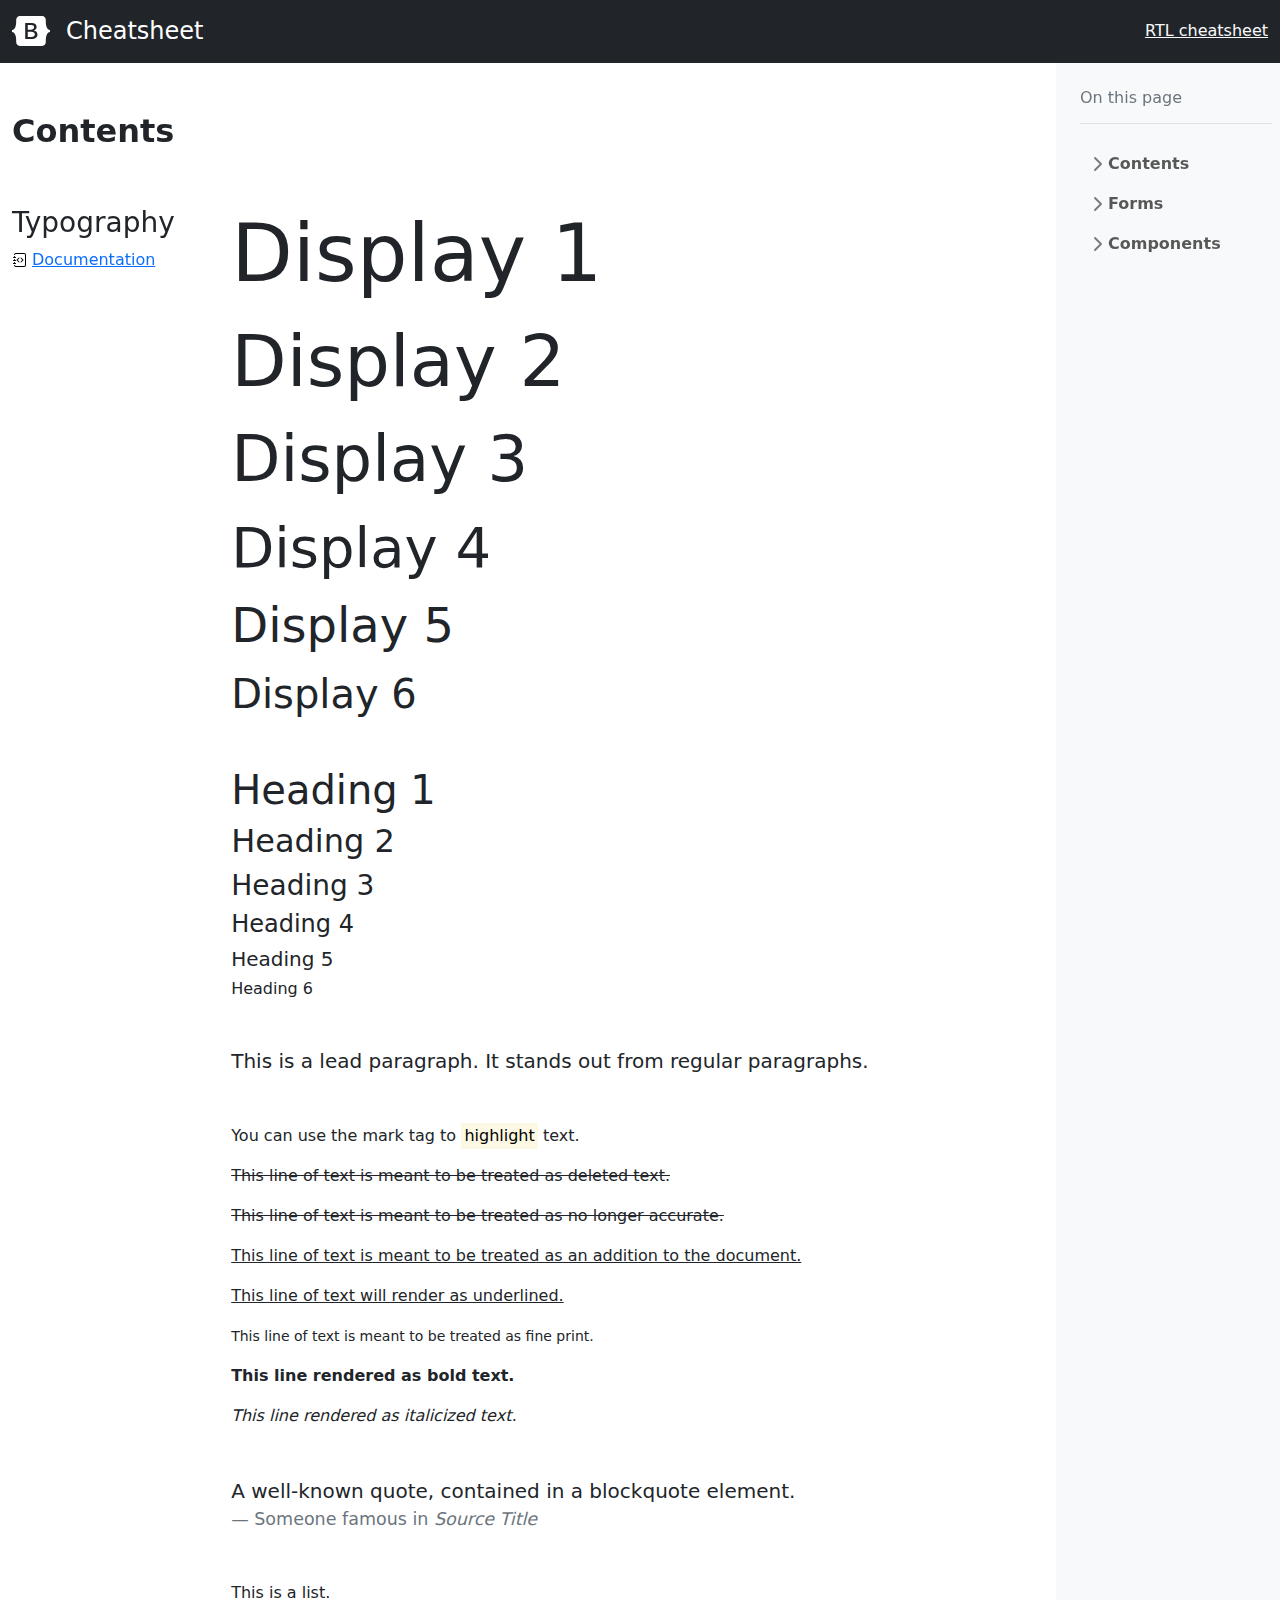
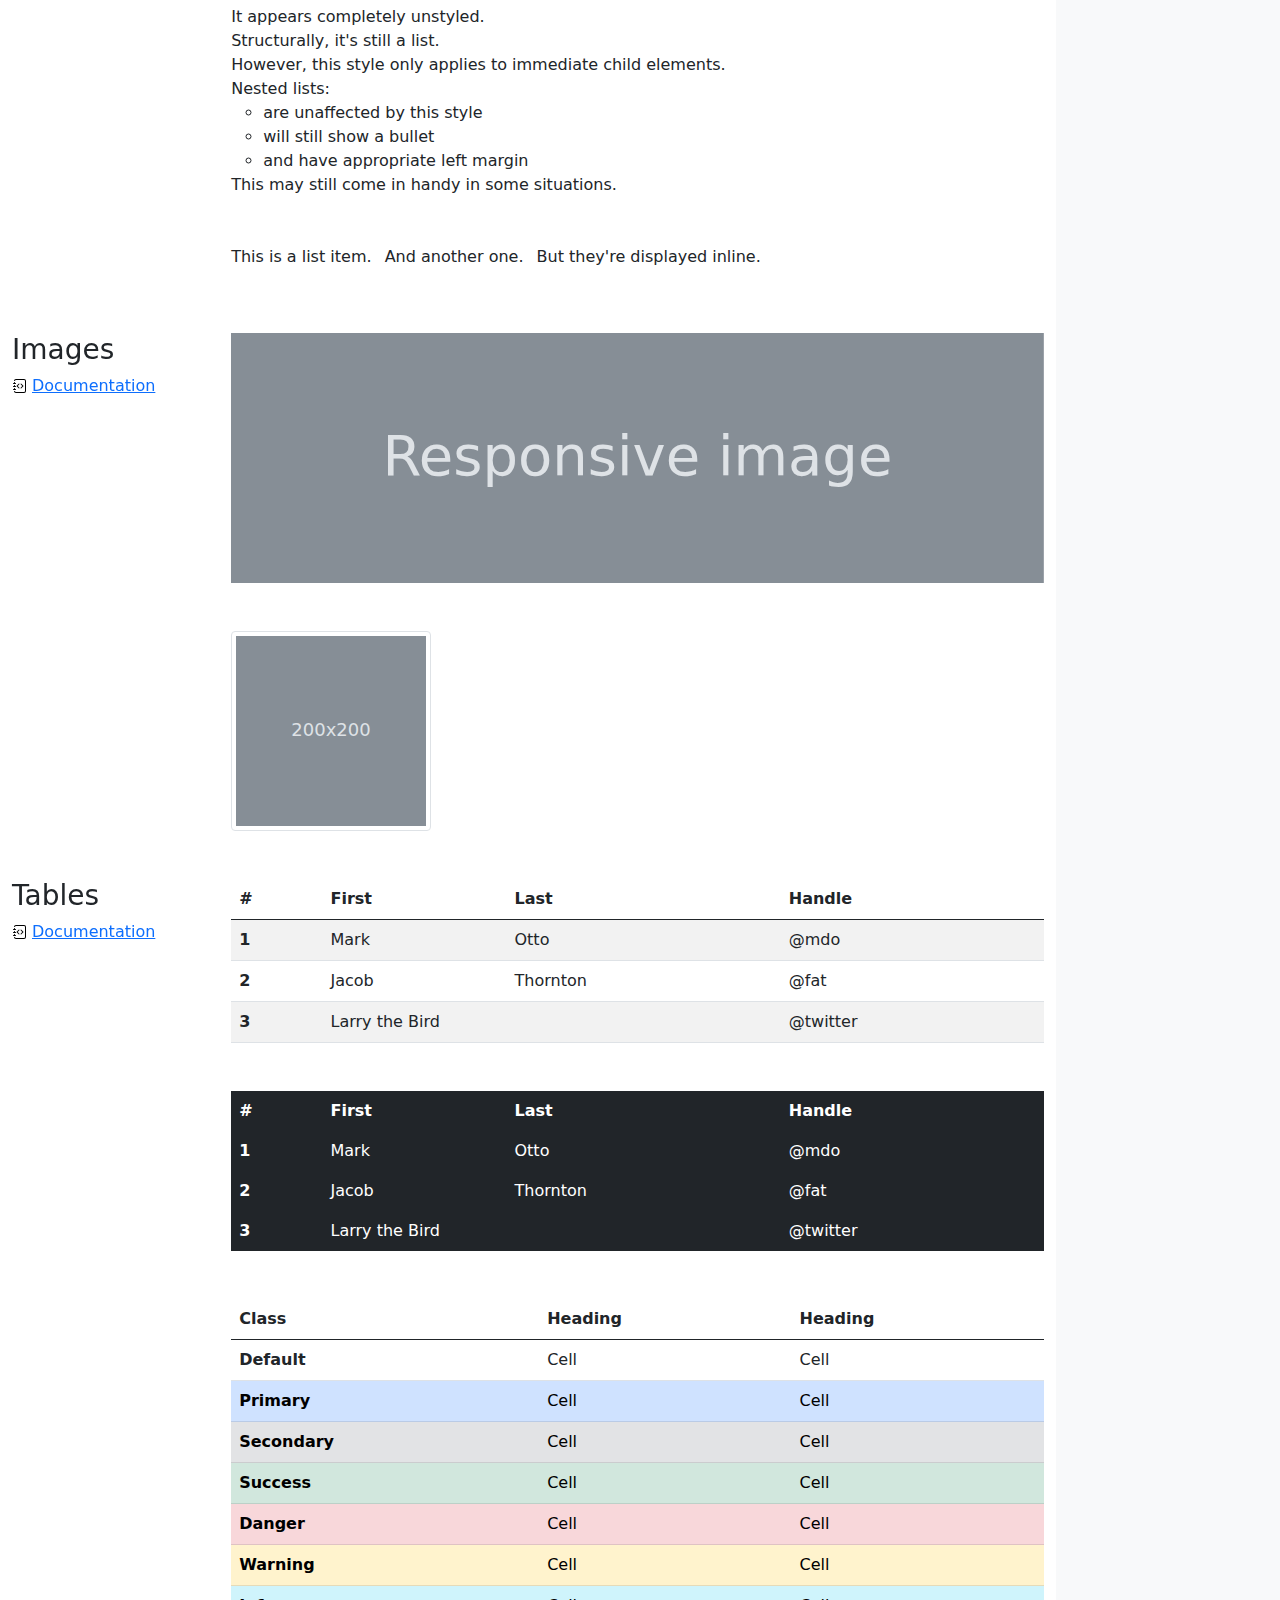
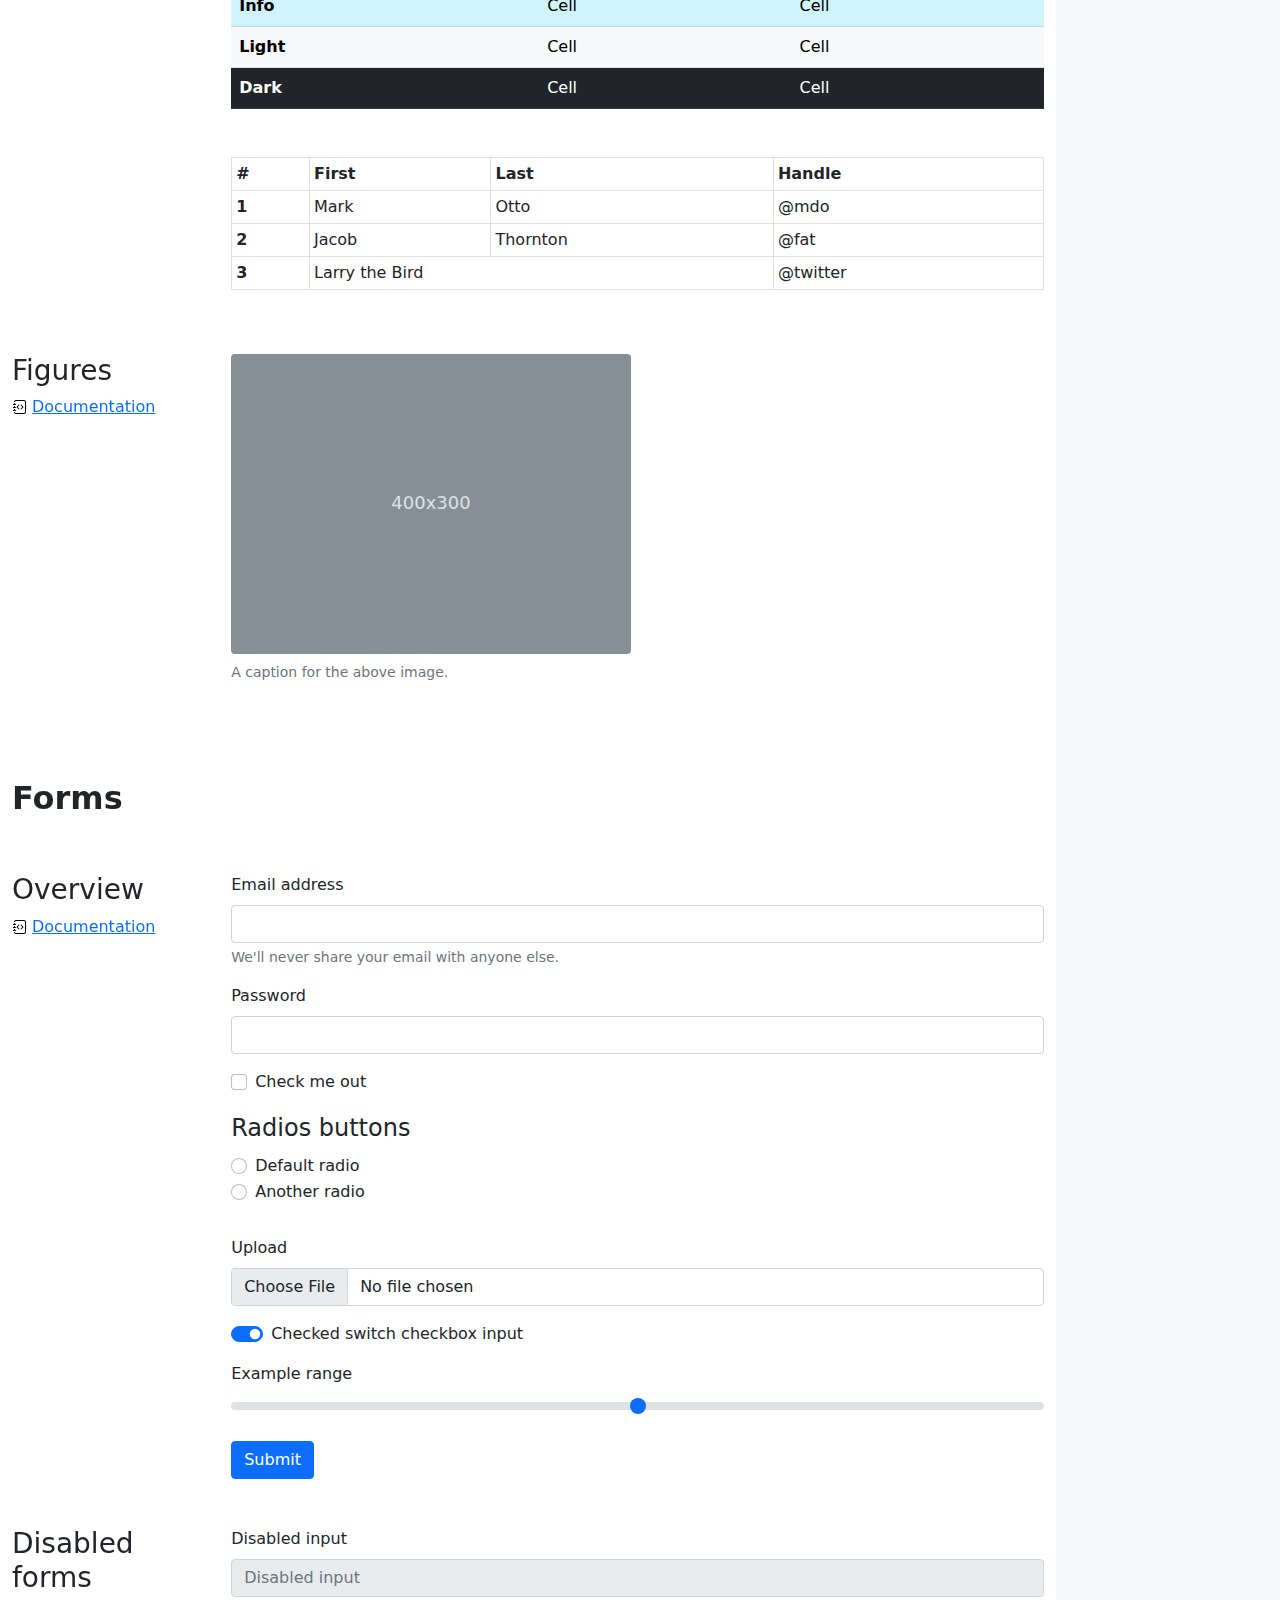
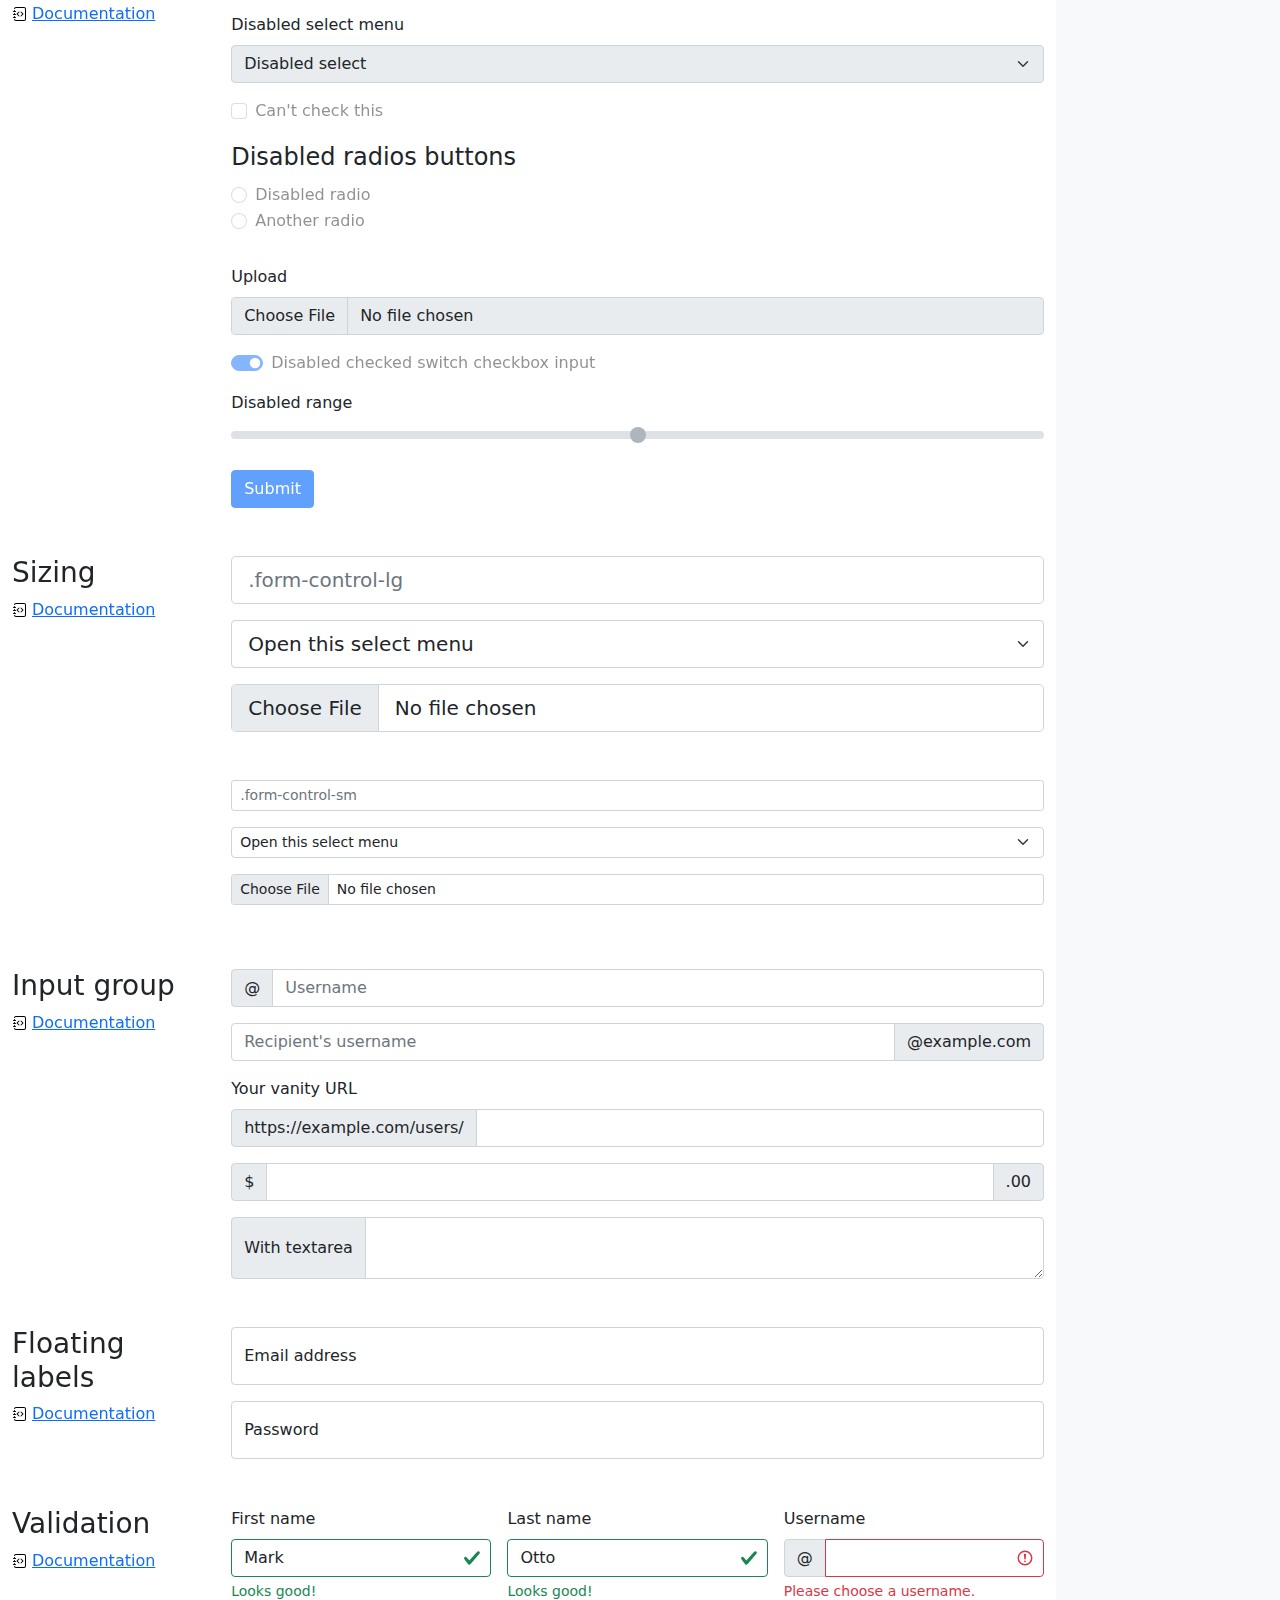
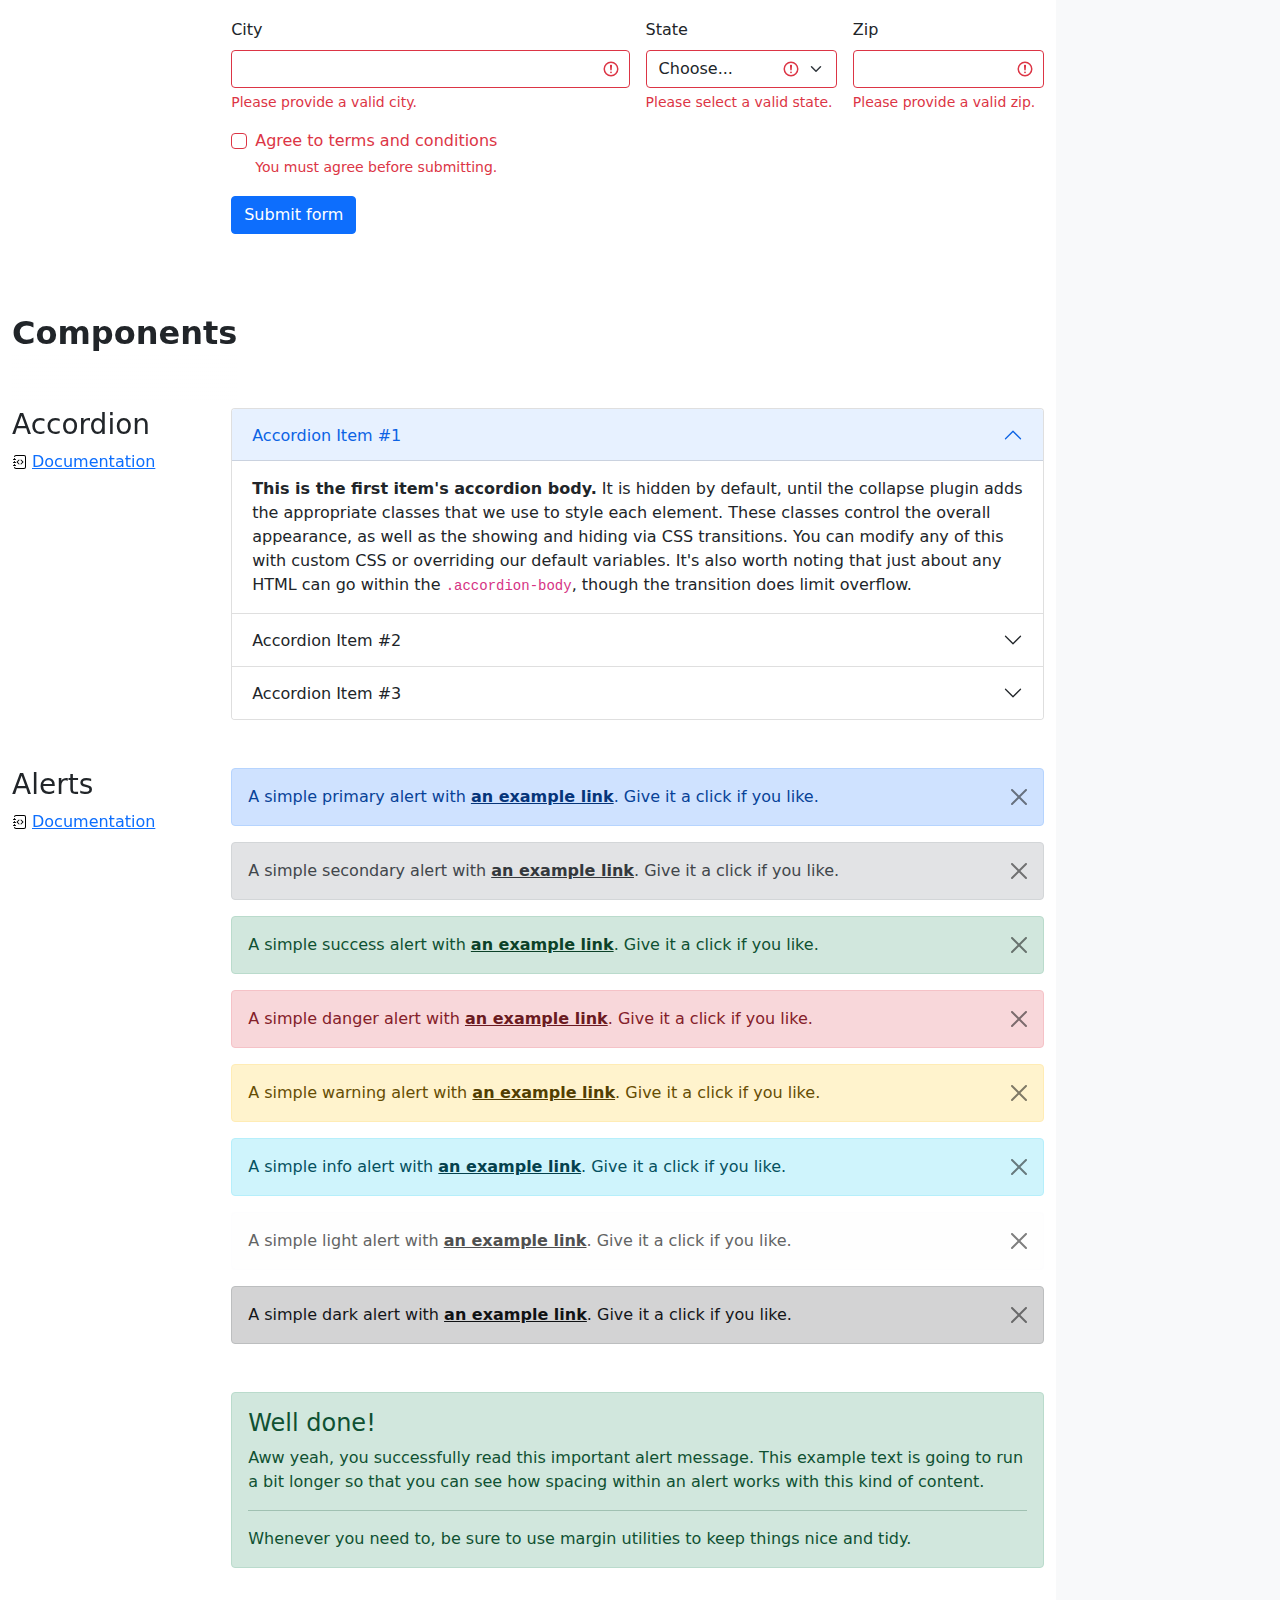
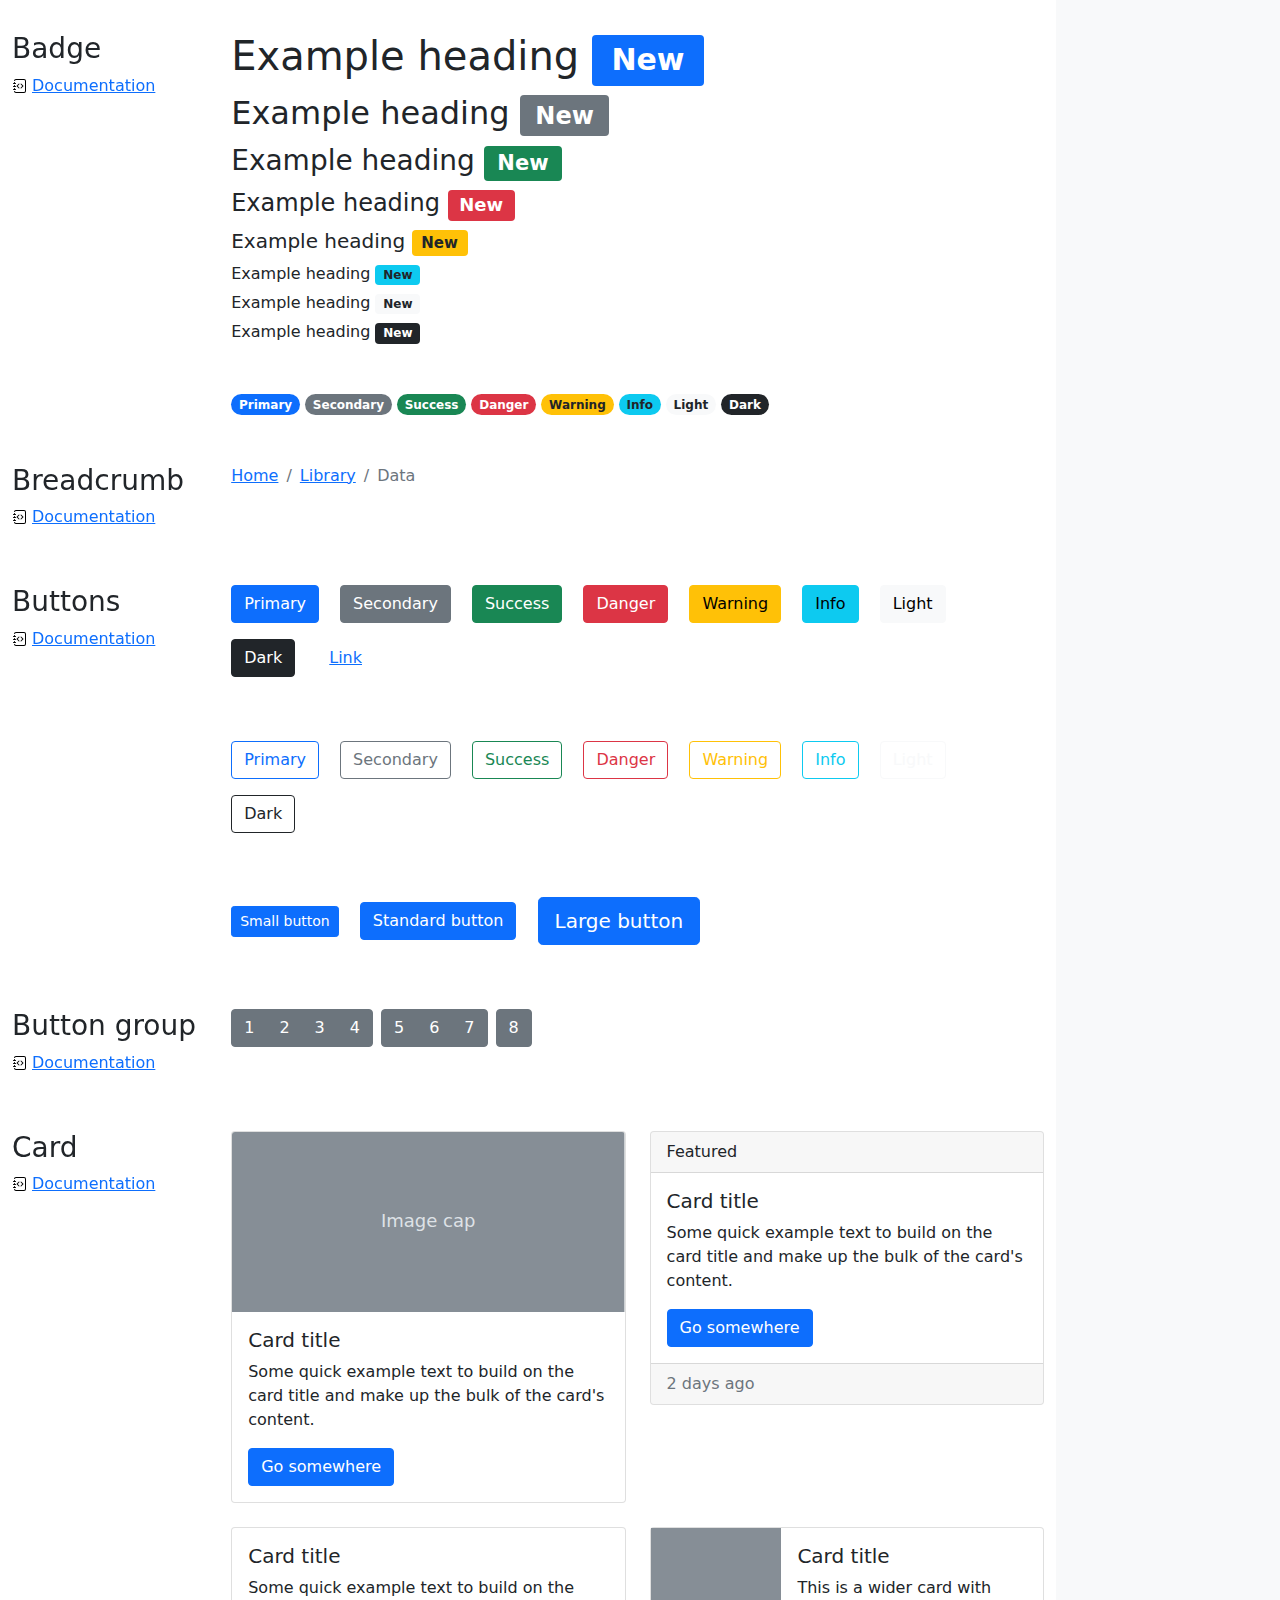
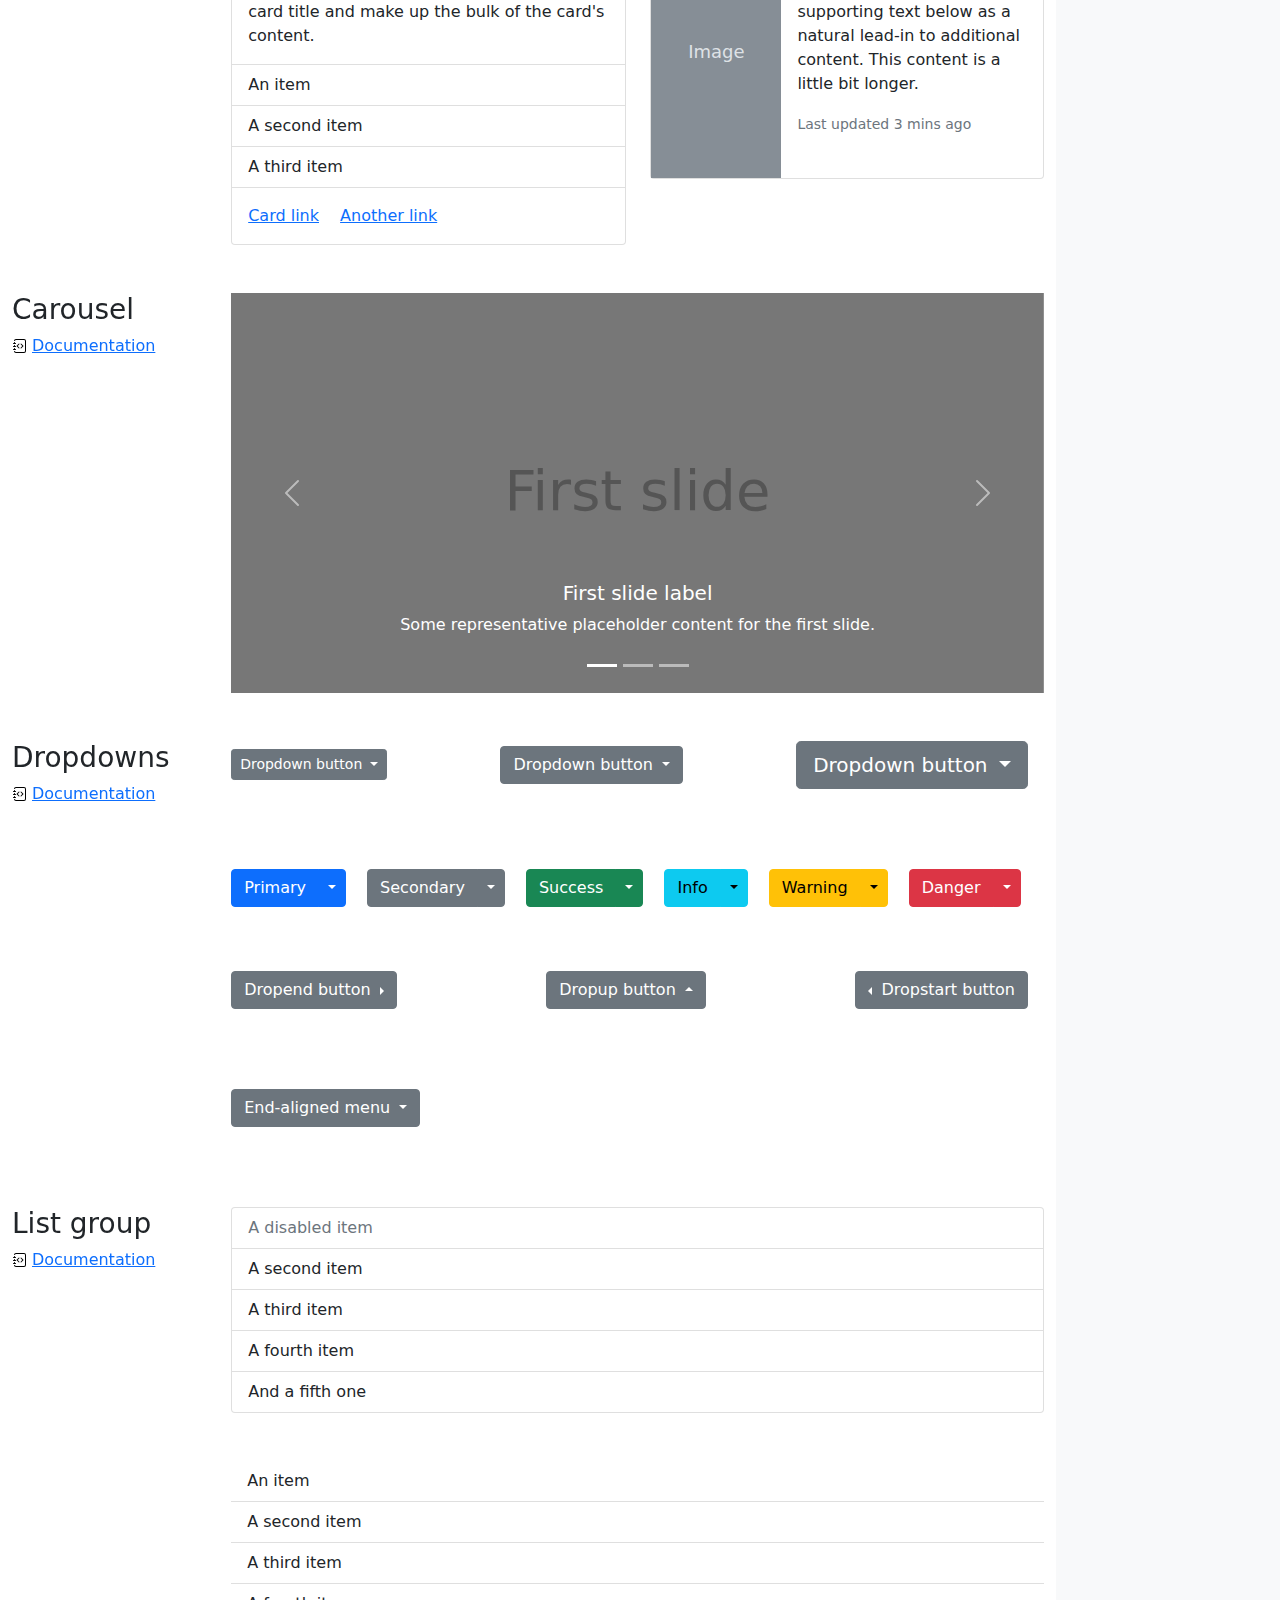
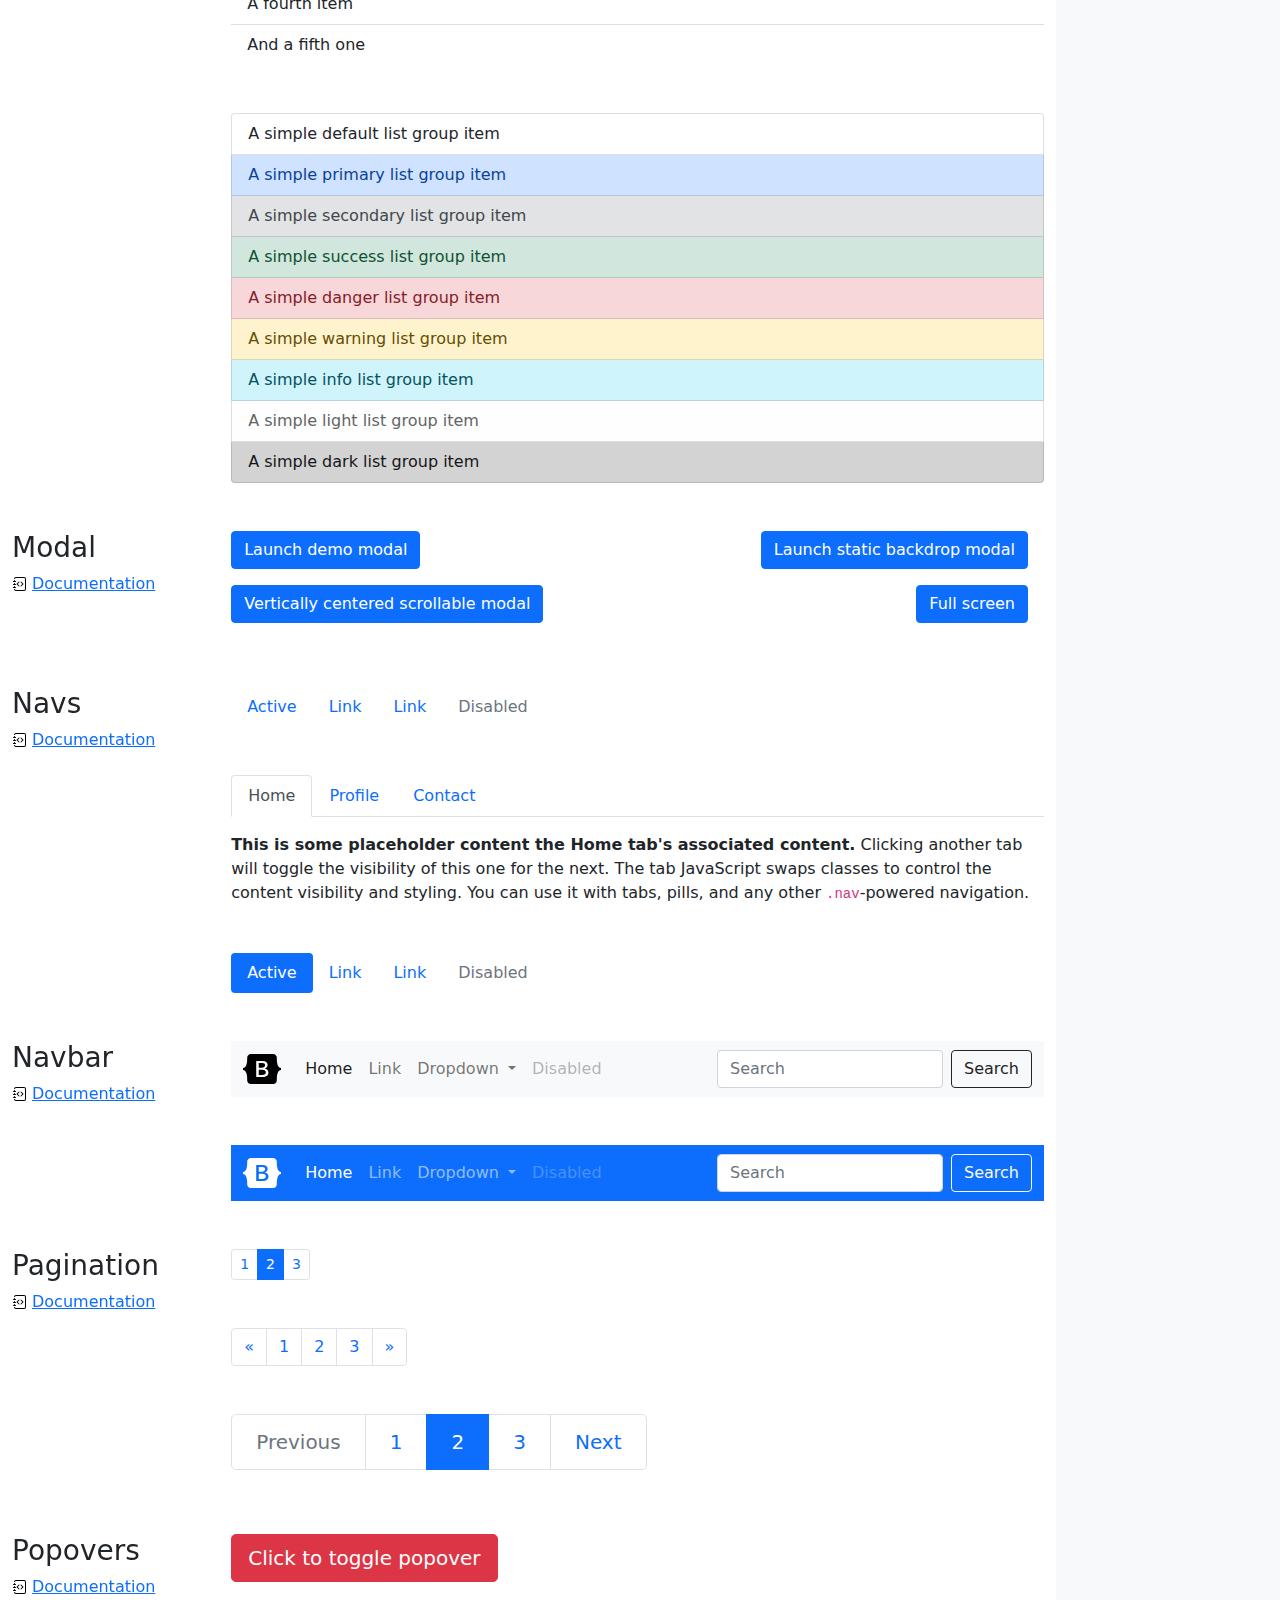
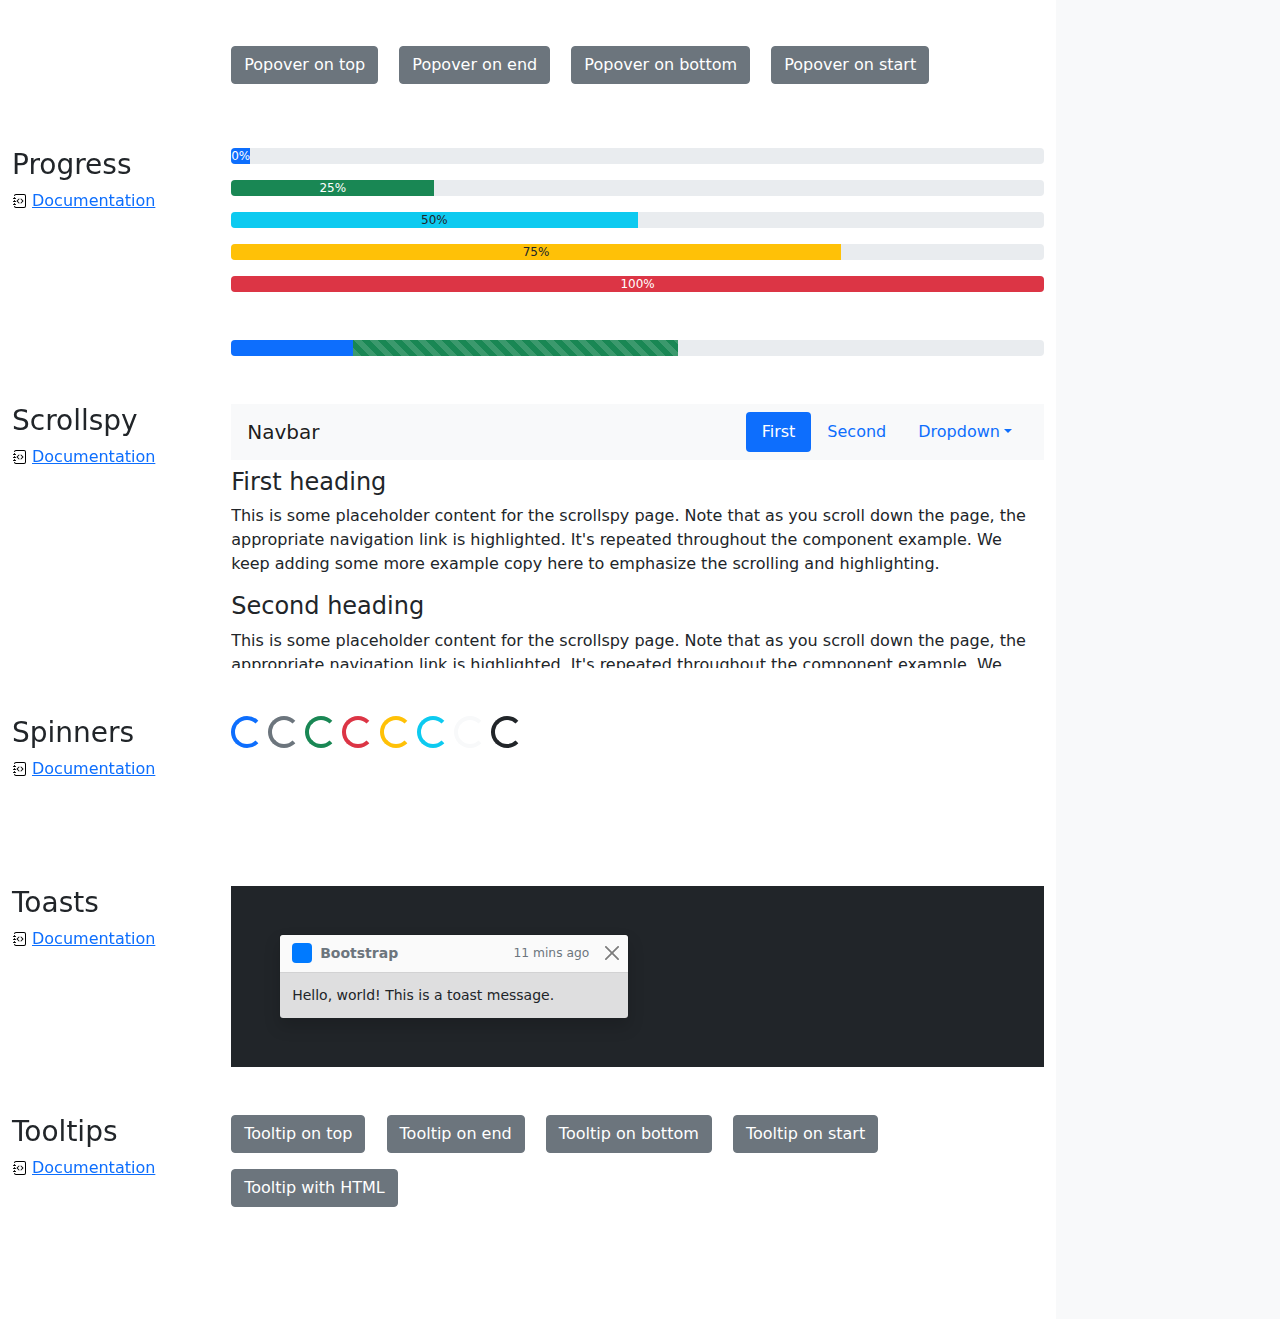
<file: cheatsheet/index.html>
<!doctype html>
<html lang="en">
  <head>
    <meta charset="utf-8">
    <meta name="viewport" content="width=device-width, initial-scale=1">
    <meta name="description" content="">
    <meta name="author" content="Mark Otto, Jacob Thornton, and Bootstrap contributors">
    <meta name="generator" content="Hugo 0.84.0">
    <title>Cheatsheet · Bootstrap v5.0</title>

    <link rel="canonical" href="https://getbootstrap.com/docs/5.0/examples/cheatsheet/">

    

    <!-- Bootstrap core CSS -->
<link href="../assets/dist/css/bootstrap.min.css" rel="stylesheet">

    <style>
      .bd-placeholder-img {
        font-size: 1.125rem;
        text-anchor: middle;
        -webkit-user-select: none;
        -moz-user-select: none;
        user-select: none;
      }

      @media (min-width: 768px) {
        .bd-placeholder-img-lg {
          font-size: 3.5rem;
        }
      }
    </style>

    
    <!-- Custom styles for this template -->
    <link href="cheatsheet.css" rel="stylesheet">
  </head>
  <body class="bg-light">
    
<header class="bd-header bg-dark py-3 d-flex align-items-stretch border-bottom border-dark">
  <div class="container-fluid d-flex align-items-center">
    <h1 class="d-flex align-items-center fs-4 text-white mb-0">
      <img src="../assets/brand/bootstrap-logo-white.svg" width="38" height="30" class="me-3" alt="Bootstrap">
      Cheatsheet
    </h1>
    <a href="../examples/cheatsheet-rtl/" class="ms-auto link-light" hreflang="ar">RTL cheatsheet</a>
  </div>
</header>
<aside class="bd-aside sticky-xl-top text-muted align-self-start mb-3 mb-xl-5 px-2">
  <h2 class="h6 pt-4 pb-3 mb-4 border-bottom">On this page</h2>
  <nav class="small" id="toc">
    <ul class="list-unstyled">
      <li class="my-2">
        <button class="btn d-inline-flex align-items-center collapsed" data-bs-toggle="collapse" aria-expanded="false" data-bs-target="#contents-collapse" aria-controls="contents-collapse">Contents</button>
        <ul class="list-unstyled ps-3 collapse" id="contents-collapse">
          <li><a class="d-inline-flex align-items-center rounded" href="#typography">Typography</a></li>
          <li><a class="d-inline-flex align-items-center rounded" href="#images">Images</a></li>
          <li><a class="d-inline-flex align-items-center rounded" href="#tables">Tables</a></li>
          <li><a class="d-inline-flex align-items-center rounded" href="#figures">Figures</a></li>
        </ul>
      </li>
      <li class="my-2">
        <button class="btn d-inline-flex align-items-center collapsed" data-bs-toggle="collapse" aria-expanded="false" data-bs-target="#forms-collapse" aria-controls="forms-collapse">Forms</button>
        <ul class="list-unstyled ps-3 collapse" id="forms-collapse">
          <li><a class="d-inline-flex align-items-center rounded" href="#overview">Overview</a></li>
          <li><a class="d-inline-flex align-items-center rounded" href="#disabled-forms">Disabled forms</a></li>
          <li><a class="d-inline-flex align-items-center rounded" href="#sizing">Sizing</a></li>
          <li><a class="d-inline-flex align-items-center rounded" href="#input-group">Input group</a></li>
          <li><a class="d-inline-flex align-items-center rounded" href="#floating-labels">Floating labels</a></li>
          <li><a class="d-inline-flex align-items-center rounded" href="#validation">Validation</a></li>
        </ul>
      </li>
      <li class="my-2">
        <button class="btn d-inline-flex align-items-center collapsed" data-bs-toggle="collapse" aria-expanded="false" data-bs-target="#components-collapse" aria-controls="components-collapse">Components</button>
        <ul class="list-unstyled ps-3 collapse" id="components-collapse">
          <li><a class="d-inline-flex align-items-center rounded" href="#accordion">Accordion</a></li>
          <li><a class="d-inline-flex align-items-center rounded" href="#alerts">Alerts</a></li>
          <li><a class="d-inline-flex align-items-center rounded" href="#badge">Badge</a></li>
          <li><a class="d-inline-flex align-items-center rounded" href="#breadcrumb">Breadcrumb</a></li>
          <li><a class="d-inline-flex align-items-center rounded" href="#buttons">Buttons</a></li>
          <li><a class="d-inline-flex align-items-center rounded" href="#button-group">Button group</a></li>
          <li><a class="d-inline-flex align-items-center rounded" href="#card">Card</a></li>
          <li><a class="d-inline-flex align-items-center rounded" href="#carousel">Carousel</a></li>
          <li><a class="d-inline-flex align-items-center rounded" href="#dropdowns">Dropdowns</a></li>
          <li><a class="d-inline-flex align-items-center rounded" href="#list-group">List group</a></li>
          <li><a class="d-inline-flex align-items-center rounded" href="#modal">Modal</a></li>
          <li><a class="d-inline-flex align-items-center rounded" href="#navs">Navs</a></li>
          <li><a class="d-inline-flex align-items-center rounded" href="#navbar">Navbar</a></li>
          <li><a class="d-inline-flex align-items-center rounded" href="#pagination">Pagination</a></li>
          <li><a class="d-inline-flex align-items-center rounded" href="#popovers">Popovers</a></li>
          <li><a class="d-inline-flex align-items-center rounded" href="#progress">Progress</a></li>
          <li><a class="d-inline-flex align-items-center rounded" href="#scrollspy">Scrollspy</a></li>
          <li><a class="d-inline-flex align-items-center rounded" href="#spinners">Spinners</a></li>
          <li><a class="d-inline-flex align-items-center rounded" href="#toasts">Toasts</a></li>
          <li><a class="d-inline-flex align-items-center rounded" href="#tooltips">Tooltips</a></li>
        </ul>
      </li>
    </ul>
  </nav>
</aside>
<div class="bd-cheatsheet container-fluid bg-body">
  <section id="content">
    <h2 class="sticky-xl-top fw-bold pt-3 pt-xl-5 pb-2 pb-xl-3">Contents</h2>

    <article class="my-3" id="typography">
      <div class="bd-heading sticky-xl-top align-self-start mt-5 mb-3 mt-xl-0 mb-xl-2">
        <h3>Typography</h3>
        <a class="d-flex align-items-center" href="../content/typography/">Documentation</a>
      </div>

      <div>
        <div class="bd-example">
        <p class="display-1">Display 1</p>
        <p class="display-2">Display 2</p>
        <p class="display-3">Display 3</p>
        <p class="display-4">Display 4</p>
        <p class="display-5">Display 5</p>
        <p class="display-6">Display 6</p>
        </div>

        <div class="bd-example">
        <p class="h1">Heading 1</p>
        <p class="h2">Heading 2</p>
        <p class="h3">Heading 3</p>
        <p class="h4">Heading 4</p>
        <p class="h5">Heading 5</p>
        <p class="h6">Heading 6</p>
        </div>

        <div class="bd-example">
        <p class="lead">
          This is a lead paragraph. It stands out from regular paragraphs.
        </p>
        </div>

        <div class="bd-example">
        <p>You can use the mark tag to <mark>highlight</mark> text.</p>
        <p><del>This line of text is meant to be treated as deleted text.</del></p>
        <p><s>This line of text is meant to be treated as no longer accurate.</s></p>
        <p><ins>This line of text is meant to be treated as an addition to the document.</ins></p>
        <p><u>This line of text will render as underlined.</u></p>
        <p><small>This line of text is meant to be treated as fine print.</small></p>
        <p><strong>This line rendered as bold text.</strong></p>
        <p><em>This line rendered as italicized text.</em></p>
        </div>

        <div class="bd-example">
        <blockquote class="blockquote">
          <p>A well-known quote, contained in a blockquote element.</p>
          <footer class="blockquote-footer">Someone famous in <cite title="Source Title">Source Title</cite></footer>
        </blockquote>
        </div>

        <div class="bd-example">
        <ul class="list-unstyled">
          <li>This is a list.</li>
          <li>It appears completely unstyled.</li>
          <li>Structurally, it's still a list.</li>
          <li>However, this style only applies to immediate child elements.</li>
          <li>Nested lists:
            <ul>
              <li>are unaffected by this style</li>
              <li>will still show a bullet</li>
              <li>and have appropriate left margin</li>
            </ul>
          </li>
          <li>This may still come in handy in some situations.</li>
        </ul>
        </div>

        <div class="bd-example">
        <ul class="list-inline">
          <li class="list-inline-item">This is a list item.</li>
          <li class="list-inline-item">And another one.</li>
          <li class="list-inline-item">But they're displayed inline.</li>
        </ul>
        </div>
      </div>
    </article>
    <article class="my-3" id="images">
      <div class="bd-heading sticky-xl-top align-self-start mt-5 mb-3 mt-xl-0 mb-xl-2">
        <h3>Images</h3>
        <a class="d-flex align-items-center" href="../content/images/">Documentation</a>
      </div>

      <div>
        <div class="bd-example">
        <svg class="bd-placeholder-img bd-placeholder-img-lg img-fluid" width="100%" height="250" xmlns="http://www.w3.org/2000/svg" role="img" aria-label="Placeholder: Responsive image" preserveAspectRatio="xMidYMid slice" focusable="false"><title>Placeholder</title><rect width="100%" height="100%" fill="#868e96"/><text x="50%" y="50%" fill="#dee2e6" dy=".3em">Responsive image</text></svg>

        </div>

        <div class="bd-example">
        <svg class="bd-placeholder-img img-thumbnail" width="200" height="200" xmlns="http://www.w3.org/2000/svg" role="img" aria-label="A generic square placeholder image with a white border around it, making it resemble a photograph taken with an old instant camera: 200x200" preserveAspectRatio="xMidYMid slice" focusable="false"><title>A generic square placeholder image with a white border around it, making it resemble a photograph taken with an old instant camera</title><rect width="100%" height="100%" fill="#868e96"/><text x="50%" y="50%" fill="#dee2e6" dy=".3em">200x200</text></svg>

        </div>
      </div>
    </article>
    <article class="my-3" id="tables">
      <div class="bd-heading sticky-xl-top align-self-start mt-5 mb-3 mt-xl-0 mb-xl-2">
        <h3>Tables</h3>
        <a class="d-flex align-items-center" href="../content/tables/">Documentation</a>
      </div>

      <div>
        <div class="bd-example">
        <table class="table table-striped">
          <thead>
          <tr>
            <th scope="col">#</th>
            <th scope="col">First</th>
            <th scope="col">Last</th>
            <th scope="col">Handle</th>
          </tr>
          </thead>
          <tbody>
          <tr>
            <th scope="row">1</th>
            <td>Mark</td>
            <td>Otto</td>
            <td>@mdo</td>
          </tr>
          <tr>
            <th scope="row">2</th>
            <td>Jacob</td>
            <td>Thornton</td>
            <td>@fat</td>
          </tr>
          <tr>
            <th scope="row">3</th>
            <td colspan="2">Larry the Bird</td>
            <td>@twitter</td>
          </tr>
          </tbody>
        </table>
        </div>

        <div class="bd-example">
        <table class="table table-dark table-borderless">
          <thead>
          <tr>
            <th scope="col">#</th>
            <th scope="col">First</th>
            <th scope="col">Last</th>
            <th scope="col">Handle</th>
          </tr>
          </thead>
          <tbody>
          <tr>
            <th scope="row">1</th>
            <td>Mark</td>
            <td>Otto</td>
            <td>@mdo</td>
          </tr>
          <tr>
            <th scope="row">2</th>
            <td>Jacob</td>
            <td>Thornton</td>
            <td>@fat</td>
          </tr>
          <tr>
            <th scope="row">3</th>
            <td colspan="2">Larry the Bird</td>
            <td>@twitter</td>
          </tr>
          </tbody>
        </table>
        </div>

        <div class="bd-example">
        <table class="table table-hover">
          <thead>
          <tr>
            <th scope="col">Class</th>
            <th scope="col">Heading</th>
            <th scope="col">Heading</th>
          </tr>
          </thead>
          <tbody>
          <tr>
            <th scope="row">Default</th>
            <td>Cell</td>
            <td>Cell</td>
          </tr>
          
          <tr class="table-primary">
            <th scope="row">Primary</th>
            <td>Cell</td>
            <td>Cell</td>
          </tr>
          <tr class="table-secondary">
            <th scope="row">Secondary</th>
            <td>Cell</td>
            <td>Cell</td>
          </tr>
          <tr class="table-success">
            <th scope="row">Success</th>
            <td>Cell</td>
            <td>Cell</td>
          </tr>
          <tr class="table-danger">
            <th scope="row">Danger</th>
            <td>Cell</td>
            <td>Cell</td>
          </tr>
          <tr class="table-warning">
            <th scope="row">Warning</th>
            <td>Cell</td>
            <td>Cell</td>
          </tr>
          <tr class="table-info">
            <th scope="row">Info</th>
            <td>Cell</td>
            <td>Cell</td>
          </tr>
          <tr class="table-light">
            <th scope="row">Light</th>
            <td>Cell</td>
            <td>Cell</td>
          </tr>
          <tr class="table-dark">
            <th scope="row">Dark</th>
            <td>Cell</td>
            <td>Cell</td>
          </tr>
          </tbody>
        </table>
        </div>

        <div class="bd-example">
        <table class="table table-sm table-bordered">
          <thead>
          <tr>
            <th scope="col">#</th>
            <th scope="col">First</th>
            <th scope="col">Last</th>
            <th scope="col">Handle</th>
          </tr>
          </thead>
          <tbody>
          <tr>
            <th scope="row">1</th>
            <td>Mark</td>
            <td>Otto</td>
            <td>@mdo</td>
          </tr>
          <tr>
            <th scope="row">2</th>
            <td>Jacob</td>
            <td>Thornton</td>
            <td>@fat</td>
          </tr>
          <tr>
            <th scope="row">3</th>
            <td colspan="2">Larry the Bird</td>
            <td>@twitter</td>
          </tr>
          </tbody>
        </table>
        </div>
      </div>
    </article>
    <article class="my-3" id="figures">
      <div class="bd-heading sticky-xl-top align-self-start mt-5 mb-3 mt-xl-0 mb-xl-2">
        <h3>Figures</h3>
        <a class="d-flex align-items-center" href="../content/figures/">Documentation</a>
      </div>

      <div>
        <div class="bd-example">
        <figure class="figure">
          <svg class="bd-placeholder-img figure-img img-fluid rounded" width="400" height="300" xmlns="http://www.w3.org/2000/svg" role="img" aria-label="Placeholder: 400x300" preserveAspectRatio="xMidYMid slice" focusable="false"><title>Placeholder</title><rect width="100%" height="100%" fill="#868e96"/><text x="50%" y="50%" fill="#dee2e6" dy=".3em">400x300</text></svg>

          <figcaption class="figure-caption">A caption for the above image.</figcaption>
        </figure>
        </div>
      </div>
    </article>
  </section>

  <section id="forms">
    <h2 class="sticky-xl-top fw-bold pt-3 pt-xl-5 pb-2 pb-xl-3">Forms</h2>

    <article class="my-3" id="overview">
      <div class="bd-heading sticky-xl-top align-self-start mt-5 mb-3 mt-xl-0 mb-xl-2">
        <h3>Overview</h3>
        <a class="d-flex align-items-center" href="../forms/overview/">Documentation</a>
      </div>

      <div>
        <div class="bd-example">
        <form>
          <div class="mb-3">
            <label for="exampleInputEmail1" class="form-label">Email address</label>
            <input type="email" class="form-control" id="exampleInputEmail1" aria-describedby="emailHelp">
            <div id="emailHelp" class="form-text">We'll never share your email with anyone else.</div>
          </div>
          <div class="mb-3">
            <label for="exampleInputPassword1" class="form-label">Password</label>
            <input type="password" class="form-control" id="exampleInputPassword1">
          </div>
          <div class="mb-3 form-check">
            <input type="checkbox" class="form-check-input" id="exampleCheck1">
            <label class="form-check-label" for="exampleCheck1">Check me out</label>
          </div>
          <fieldset class="mb-3">
            <legend>Radios buttons</legend>
            <div class="form-check">
              <input type="radio" name="radios" class="form-check-input" id="exampleRadio1">
              <label class="form-check-label" for="exampleRadio1">Default radio</label>
            </div>
            <div class="mb-3 form-check">
              <input type="radio" name="radios" class="form-check-input" id="exampleRadio2">
              <label class="form-check-label" for="exampleRadio2">Another radio</label>
            </div>
          </fieldset>
          <div class="mb-3">
            <label class="form-label" for="customFile">Upload</label>
            <input type="file" class="form-control" id="customFile">
          </div>
          <div class="mb-3 form-check form-switch">
            <input class="form-check-input" type="checkbox" id="flexSwitchCheckChecked" checked>
            <label class="form-check-label" for="flexSwitchCheckChecked">Checked switch checkbox input</label>
          </div>
          <div class="mb-3">
            <label for="customRange3" class="form-label">Example range</label>
            <input type="range" class="form-range" min="0" max="5" step="0.5" id="customRange3">
          </div>
          <button type="submit" class="btn btn-primary">Submit</button>
        </form>
        </div>
      </div>
    </article>
    <article class="my-3" id="disabled-forms">
      <div class="bd-heading sticky-xl-top align-self-start mt-5 mb-3 mt-xl-0 mb-xl-2">
        <h3>Disabled forms</h3>
        <a class="d-flex align-items-center" href="../forms/overview/#disabled-forms">Documentation</a>
      </div>

      <div>
        <div class="bd-example">
        <form>
          <fieldset disabled aria-label="Disabled fieldset example">
            <div class="mb-3">
              <label for="disabledTextInput" class="form-label">Disabled input</label>
              <input type="text" id="disabledTextInput" class="form-control" placeholder="Disabled input">
            </div>
            <div class="mb-3">
              <label for="disabledSelect" class="form-label">Disabled select menu</label>
              <select id="disabledSelect" class="form-select">
                <option>Disabled select</option>
              </select>
            </div>
            <div class="mb-3">
              <div class="form-check">
                <input class="form-check-input" type="checkbox" id="disabledFieldsetCheck" disabled>
                <label class="form-check-label" for="disabledFieldsetCheck">
                  Can't check this
                </label>
              </div>
            </div>
            <fieldset class="mb-3">
              <legend>Disabled radios buttons</legend>
              <div class="form-check">
                <input type="radio" name="radios" class="form-check-input" id="disabledRadio1" disabled>
                <label class="form-check-label" for="disabledRadio1">Disabled radio</label>
              </div>
              <div class="mb-3 form-check">
                <input type="radio" name="radios" class="form-check-input" id="disabledRadio2" disabled>
                <label class="form-check-label" for="disabledRadio2">Another radio</label>
              </div>
            </fieldset>
            <div class="mb-3">
              <label class="form-label" for="disabledCustomFile">Upload</label>
              <input type="file" class="form-control" id="disabledCustomFile" disabled>
            </div>
            <div class="mb-3 form-check form-switch">
              <input class="form-check-input" type="checkbox" id="disabledSwitchCheckChecked" checked disabled>
              <label class="form-check-label" for="disabledSwitchCheckChecked">Disabled checked switch checkbox input</label>
            </div>
            <div class="mb-3">
              <label for="disabledRange" class="form-label">Disabled range</label>
              <input type="range" class="form-range" min="0" max="5" step="0.5" id="disabledRange">
            </div>
            <button type="submit" class="btn btn-primary">Submit</button>
          </fieldset>
        </form>
        </div>
      </div>
    </article>
    <article class="my-3" id="sizing">
      <div class="bd-heading sticky-xl-top align-self-start mt-5 mb-3 mt-xl-0 mb-xl-2">
        <h3>Sizing</h3>
        <a class="d-flex align-items-center" href="../forms/form-control/#sizing">Documentation</a>
      </div>

      <div>
        <div class="bd-example">
        <div class="mb-3">
          <input class="form-control form-control-lg" type="text" placeholder=".form-control-lg" aria-label=".form-control-lg example">
        </div>
        <div class="mb-3">
          <select class="form-select form-select-lg mb-3" aria-label=".form-select-lg example">
            <option selected>Open this select menu</option>
            <option value="1">One</option>
            <option value="2">Two</option>
            <option value="3">Three</option>
          </select>
        </div>
        <div class="mb-3">
          <input type="file" class="form-control form-control-lg" aria-label="Large file input example">
        </div>
        </div>

        <div class="bd-example">
        <div class="mb-3">
          <input class="form-control form-control-sm" type="text" placeholder=".form-control-sm" aria-label=".form-control-sm example">
        </div>
        <div class="mb-3">
          <select class="form-select form-select-sm" aria-label=".form-select-sm example">
            <option selected>Open this select menu</option>
            <option value="1">One</option>
            <option value="2">Two</option>
            <option value="3">Three</option>
          </select>
        </div>
        <div class="mb-3">
          <input type="file" class="form-control form-control-sm" aria-label="Small file input example">
        </div>
        </div>
      </div>
    </article>
    <article class="my-3" id="input-group">
      <div class="bd-heading sticky-xl-top align-self-start mt-5 mb-3 mt-xl-0 mb-xl-2">
        <h3>Input group</h3>
        <a class="d-flex align-items-center" href="../forms/input-group/">Documentation</a>
      </div>

      <div>
        <div class="bd-example">
        <div class="input-group mb-3">
          <span class="input-group-text" id="basic-addon1">@</span>
          <input type="text" class="form-control" placeholder="Username" aria-label="Username" aria-describedby="basic-addon1">
        </div>
        <div class="input-group mb-3">
          <input type="text" class="form-control" placeholder="Recipient's username" aria-label="Recipient's username" aria-describedby="basic-addon2">
          <span class="input-group-text" id="basic-addon2">@example.com</span>
        </div>
        <label for="basic-url" class="form-label">Your vanity URL</label>
        <div class="input-group mb-3">
          <span class="input-group-text" id="basic-addon3">https://example.com/users/</span>
          <input type="text" class="form-control" id="basic-url" aria-describedby="basic-addon3">
        </div>
        <div class="input-group mb-3">
          <span class="input-group-text">$</span>
          <input type="text" class="form-control" aria-label="Amount (to the nearest dollar)">
          <span class="input-group-text">.00</span>
        </div>
        <div class="input-group">
          <span class="input-group-text">With textarea</span>
          <textarea class="form-control" aria-label="With textarea"></textarea>
        </div>
        </div>
      </div>
    </article>
    <article class="my-3" id="floating-labels">
      <div class="bd-heading sticky-xl-top align-self-start mt-5 mb-3 mt-xl-0 mb-xl-2">
        <h3>Floating labels</h3>
        <a class="d-flex align-items-center" href="../forms/floating-labels/">Documentation</a>
      </div>

      <div>
        <div class="bd-example">
        <form>
          <div class="form-floating mb-3">
            <input type="email" class="form-control" id="floatingInput" placeholder="name@example.com">
            <label for="floatingInput">Email address</label>
          </div>
          <div class="form-floating">
            <input type="password" class="form-control" id="floatingPassword" placeholder="Password">
            <label for="floatingPassword">Password</label>
          </div>
        </form>
        </div>
      </div>
    </article>
    <article class="my-3" id="validation">
      <div class="bd-heading sticky-xl-top align-self-start mt-5 mb-3 mt-xl-0 mb-xl-2">
        <h3>Validation</h3>
        <a class="d-flex align-items-center" href="../forms/validation/">Documentation</a>
      </div>

      <div>
        <div class="bd-example">
        <form class="row g-3">
          <div class="col-md-4">
            <label for="validationServer01" class="form-label">First name</label>
            <input type="text" class="form-control is-valid" id="validationServer01" value="Mark" required>
            <div class="valid-feedback">
              Looks good!
            </div>
          </div>
          <div class="col-md-4">
            <label for="validationServer02" class="form-label">Last name</label>
            <input type="text" class="form-control is-valid" id="validationServer02" value="Otto" required>
            <div class="valid-feedback">
              Looks good!
            </div>
          </div>
          <div class="col-md-4">
            <label for="validationServerUsername" class="form-label">Username</label>
            <div class="input-group has-validation">
              <span class="input-group-text" id="inputGroupPrepend3">@</span>
              <input type="text" class="form-control is-invalid" id="validationServerUsername" aria-describedby="inputGroupPrepend3" required>
              <div class="invalid-feedback">
                Please choose a username.
              </div>
            </div>
          </div>
          <div class="col-md-6">
            <label for="validationServer03" class="form-label">City</label>
            <input type="text" class="form-control is-invalid" id="validationServer03" required>
            <div class="invalid-feedback">
              Please provide a valid city.
            </div>
          </div>
          <div class="col-md-3">
            <label for="validationServer04" class="form-label">State</label>
            <select class="form-select is-invalid" id="validationServer04" required>
              <option selected disabled value="">Choose...</option>
              <option>...</option>
            </select>
            <div class="invalid-feedback">
              Please select a valid state.
            </div>
          </div>
          <div class="col-md-3">
            <label for="validationServer05" class="form-label">Zip</label>
            <input type="text" class="form-control is-invalid" id="validationServer05" required>
            <div class="invalid-feedback">
              Please provide a valid zip.
            </div>
          </div>
          <div class="col-12">
            <div class="form-check">
              <input class="form-check-input is-invalid" type="checkbox" value="" id="invalidCheck3" required>
              <label class="form-check-label" for="invalidCheck3">
                Agree to terms and conditions
              </label>
              <div class="invalid-feedback">
                You must agree before submitting.
              </div>
            </div>
          </div>
          <div class="col-12">
            <button class="btn btn-primary" type="submit">Submit form</button>
          </div>
        </form>
        </div>
      </div>
    </article>
  </section>

  <section id="components">
    <h2 class="sticky-xl-top fw-bold pt-3 pt-xl-5 pb-2 pb-xl-3">Components</h2>

    <article class="my-3" id="accordion">
      <div class="bd-heading sticky-xl-top align-self-start mt-5 mb-3 mt-xl-0 mb-xl-2">
        <h3>Accordion</h3>
        <a class="d-flex align-items-center" href="../components/accordion/">Documentation</a>
      </div>

      <div>
        <div class="bd-example">
        <div class="accordion" id="accordionExample">
          <div class="accordion-item">
            <h4 class="accordion-header" id="headingOne">
              <button class="accordion-button" type="button" data-bs-toggle="collapse" data-bs-target="#collapseOne" aria-expanded="true" aria-controls="collapseOne">
                Accordion Item #1
              </button>
            </h4>
            <div id="collapseOne" class="accordion-collapse collapse show" aria-labelledby="headingOne" data-bs-parent="#accordionExample">
              <div class="accordion-body">
                <strong>This is the first item's accordion body.</strong> It is hidden by default, until the collapse plugin adds the appropriate classes that we use to style each element. These classes control the overall appearance, as well as the showing and hiding via CSS transitions. You can modify any of this with custom CSS or overriding our default variables. It's also worth noting that just about any HTML can go within the <code>.accordion-body</code>, though the transition does limit overflow.
              </div>
            </div>
          </div>
          <div class="accordion-item">
            <h4 class="accordion-header" id="headingTwo">
              <button class="accordion-button collapsed" type="button" data-bs-toggle="collapse" data-bs-target="#collapseTwo" aria-expanded="false" aria-controls="collapseTwo">
                Accordion Item #2
              </button>
            </h4>
            <div id="collapseTwo" class="accordion-collapse collapse" aria-labelledby="headingTwo" data-bs-parent="#accordionExample">
              <div class="accordion-body">
                <strong>This is the second item's accordion body.</strong> It is hidden by default, until the collapse plugin adds the appropriate classes that we use to style each element. These classes control the overall appearance, as well as the showing and hiding via CSS transitions. You can modify any of this with custom CSS or overriding our default variables. It's also worth noting that just about any HTML can go within the <code>.accordion-body</code>, though the transition does limit overflow.
              </div>
            </div>
          </div>
          <div class="accordion-item">
            <h4 class="accordion-header" id="headingThree">
              <button class="accordion-button collapsed" type="button" data-bs-toggle="collapse" data-bs-target="#collapseThree" aria-expanded="false" aria-controls="collapseThree">
                Accordion Item #3
              </button>
            </h4>
            <div id="collapseThree" class="accordion-collapse collapse" aria-labelledby="headingThree" data-bs-parent="#accordionExample">
              <div class="accordion-body">
                <strong>This is the third item's accordion body.</strong> It is hidden by default, until the collapse plugin adds the appropriate classes that we use to style each element. These classes control the overall appearance, as well as the showing and hiding via CSS transitions. You can modify any of this with custom CSS or overriding our default variables. It's also worth noting that just about any HTML can go within the <code>.accordion-body</code>, though the transition does limit overflow.
              </div>
            </div>
          </div>
        </div>
        </div>
      </div>
    </article>
    <article class="my-3" id="alerts">
      <div class="bd-heading sticky-xl-top align-self-start mt-5 mb-3 mt-xl-0 mb-xl-2">
        <h3>Alerts</h3>
        <a class="d-flex align-items-center" href="../components/alerts/">Documentation</a>
      </div>

      <div>
        <div class="bd-example">
        
        <div class="alert alert-primary alert-dismissible fade show" role="alert">
          A simple primary alert with <a href="#" class="alert-link">an example link</a>. Give it a click if you like.
          <button type="button" class="btn-close" data-bs-dismiss="alert" aria-label="Close"></button>
        </div>
        <div class="alert alert-secondary alert-dismissible fade show" role="alert">
          A simple secondary alert with <a href="#" class="alert-link">an example link</a>. Give it a click if you like.
          <button type="button" class="btn-close" data-bs-dismiss="alert" aria-label="Close"></button>
        </div>
        <div class="alert alert-success alert-dismissible fade show" role="alert">
          A simple success alert with <a href="#" class="alert-link">an example link</a>. Give it a click if you like.
          <button type="button" class="btn-close" data-bs-dismiss="alert" aria-label="Close"></button>
        </div>
        <div class="alert alert-danger alert-dismissible fade show" role="alert">
          A simple danger alert with <a href="#" class="alert-link">an example link</a>. Give it a click if you like.
          <button type="button" class="btn-close" data-bs-dismiss="alert" aria-label="Close"></button>
        </div>
        <div class="alert alert-warning alert-dismissible fade show" role="alert">
          A simple warning alert with <a href="#" class="alert-link">an example link</a>. Give it a click if you like.
          <button type="button" class="btn-close" data-bs-dismiss="alert" aria-label="Close"></button>
        </div>
        <div class="alert alert-info alert-dismissible fade show" role="alert">
          A simple info alert with <a href="#" class="alert-link">an example link</a>. Give it a click if you like.
          <button type="button" class="btn-close" data-bs-dismiss="alert" aria-label="Close"></button>
        </div>
        <div class="alert alert-light alert-dismissible fade show" role="alert">
          A simple light alert with <a href="#" class="alert-link">an example link</a>. Give it a click if you like.
          <button type="button" class="btn-close" data-bs-dismiss="alert" aria-label="Close"></button>
        </div>
        <div class="alert alert-dark alert-dismissible fade show" role="alert">
          A simple dark alert with <a href="#" class="alert-link">an example link</a>. Give it a click if you like.
          <button type="button" class="btn-close" data-bs-dismiss="alert" aria-label="Close"></button>
        </div>
        </div>

        <div class="bd-example">
        <div class="alert alert-success" role="alert">
          <h4 class="alert-heading">Well done!</h4>
          <p>Aww yeah, you successfully read this important alert message. This example text is going to run a bit longer so that you can see how spacing within an alert works with this kind of content.</p>
          <hr>
          <p class="mb-0">Whenever you need to, be sure to use margin utilities to keep things nice and tidy.</p>
        </div>
        </div>
      </div>
    </article>
    <article class="my-3" id="badge">
      <div class="bd-heading sticky-xl-top align-self-start mt-5 mb-3 mt-xl-0 mb-xl-2">
        <h3>Badge</h3>
        <a class="d-flex align-items-center" href="../components/badge/">Documentation</a>
      </div>

      <div>
        <div class="bd-example">
        <p class="h1">Example heading <span class="badge bg-primary">New</span></p>
        <p class="h2">Example heading <span class="badge bg-secondary">New</span></p>
        <p class="h3">Example heading <span class="badge bg-success">New</span></p>
        <p class="h4">Example heading <span class="badge bg-danger">New</span></p>
        <p class="h5">Example heading <span class="badge bg-warning text-dark">New</span></p>
        <p class="h6">Example heading <span class="badge bg-info text-dark">New</span></p>
        <p class="h6">Example heading <span class="badge bg-light text-dark">New</span></p>
        <p class="h6">Example heading <span class="badge bg-dark">New</span></p>
        </div>

        <div class="bd-example">
        
        <span class="badge rounded-pill bg-primary">Primary</span>
        <span class="badge rounded-pill bg-secondary">Secondary</span>
        <span class="badge rounded-pill bg-success">Success</span>
        <span class="badge rounded-pill bg-danger">Danger</span>
        <span class="badge rounded-pill bg-warning text-dark">Warning</span>
        <span class="badge rounded-pill bg-info text-dark">Info</span>
        <span class="badge rounded-pill bg-light text-dark">Light</span>
        <span class="badge rounded-pill bg-dark">Dark</span>
        </div>
      </div>
    </article>
    <article class="my-3" id="breadcrumb">
      <div class="bd-heading sticky-xl-top align-self-start mt-5 mb-3 mt-xl-0 mb-xl-2">
        <h3>Breadcrumb</h3>
        <a class="d-flex align-items-center" href="../components/breadcrumb/">Documentation</a>
      </div>

      <div>
        <div class="bd-example">
        <nav aria-label="breadcrumb">
          <ol class="breadcrumb">
            <li class="breadcrumb-item"><a href="#">Home</a></li>
            <li class="breadcrumb-item"><a href="#">Library</a></li>
            <li class="breadcrumb-item active" aria-current="page">Data</li>
          </ol>
        </nav>
        </div>
      </div>
    </article>
    <article class="my-3" id="buttons">
      <div class="bd-heading sticky-xl-top align-self-start mt-5 mb-3 mt-xl-0 mb-xl-2">
        <h3>Buttons</h3>
        <a class="d-flex align-items-center" href="../components/buttons/">Documentation</a>
      </div>

      <div>
        <div class="bd-example">
        
        <button type="button" class="btn btn-primary">Primary</button>
        <button type="button" class="btn btn-secondary">Secondary</button>
        <button type="button" class="btn btn-success">Success</button>
        <button type="button" class="btn btn-danger">Danger</button>
        <button type="button" class="btn btn-warning">Warning</button>
        <button type="button" class="btn btn-info">Info</button>
        <button type="button" class="btn btn-light">Light</button>
        <button type="button" class="btn btn-dark">Dark</button>

        <button type="button" class="btn btn-link">Link</button>
        </div>

        <div class="bd-example">
        
        <button type="button" class="btn btn-outline-primary">Primary</button>
        <button type="button" class="btn btn-outline-secondary">Secondary</button>
        <button type="button" class="btn btn-outline-success">Success</button>
        <button type="button" class="btn btn-outline-danger">Danger</button>
        <button type="button" class="btn btn-outline-warning">Warning</button>
        <button type="button" class="btn btn-outline-info">Info</button>
        <button type="button" class="btn btn-outline-light">Light</button>
        <button type="button" class="btn btn-outline-dark">Dark</button>
        </div>

        <div class="bd-example">
        <button type="button" class="btn btn-primary btn-sm">Small button</button>
        <button type="button" class="btn btn-primary">Standard button</button>
        <button type="button" class="btn btn-primary btn-lg">Large button</button>
        </div>
      </div>
    </article>
    <article class="my-3" id="button-group">
      <div class="bd-heading sticky-xl-top align-self-start mt-5 mb-3 mt-xl-0 mb-xl-2">
        <h3>Button group</h3>
        <a class="d-flex align-items-center" href="../components/button-group/">Documentation</a>
      </div>

      <div>
        <div class="bd-example">
        <div class="btn-toolbar" role="toolbar" aria-label="Toolbar with button groups">
          <div class="btn-group me-2" role="group" aria-label="First group">
            <button type="button" class="btn btn-secondary">1</button>
            <button type="button" class="btn btn-secondary">2</button>
            <button type="button" class="btn btn-secondary">3</button>
            <button type="button" class="btn btn-secondary">4</button>
          </div>
          <div class="btn-group me-2" role="group" aria-label="Second group">
            <button type="button" class="btn btn-secondary">5</button>
            <button type="button" class="btn btn-secondary">6</button>
            <button type="button" class="btn btn-secondary">7</button>
          </div>
          <div class="btn-group" role="group" aria-label="Third group">
            <button type="button" class="btn btn-secondary">8</button>
          </div>
        </div>
        </div>
      </div>
    </article>
    <article class="my-3" id="card">
      <div class="bd-heading sticky-xl-top align-self-start mt-5 mb-3 mt-xl-0 mb-xl-2">
        <h3>Card</h3>
        <a class="d-flex align-items-center" href="../components/card/">Documentation</a>
      </div>

      <div>
        <div class="bd-example">
        <div class="row  row-cols-1 row-cols-md-2 g-4">
          <div class="col">
            <div class="card">
              <svg class="bd-placeholder-img card-img-top" width="100%" height="180" xmlns="http://www.w3.org/2000/svg" role="img" aria-label="Placeholder: Image cap" preserveAspectRatio="xMidYMid slice" focusable="false"><title>Placeholder</title><rect width="100%" height="100%" fill="#868e96"/><text x="50%" y="50%" fill="#dee2e6" dy=".3em">Image cap</text></svg>

              <div class="card-body">
                <h5 class="card-title">Card title</h5>
                <p class="card-text">Some quick example text to build on the card title and make up the bulk of the card's content.</p>
                <a href="#" class="btn btn-primary">Go somewhere</a>
              </div>
            </div>
          </div>
          <div class="col">
            <div class="card">
              <div class="card-header">
                Featured
              </div>
              <div class="card-body">
                <h5 class="card-title">Card title</h5>
                <p class="card-text">Some quick example text to build on the card title and make up the bulk of the card's content.</p>
                <a href="#" class="btn btn-primary">Go somewhere</a>
              </div>
              <div class="card-footer text-muted">
                2 days ago
              </div>
            </div>
          </div>
          <div class="col">
            <div class="card">
              <div class="card-body">
                <h5 class="card-title">Card title</h5>
                <p class="card-text">Some quick example text to build on the card title and make up the bulk of the card's content.</p>
              </div>
              <ul class="list-group list-group-flush">
                <li class="list-group-item">An item</li>
                <li class="list-group-item">A second item</li>
                <li class="list-group-item">A third item</li>
              </ul>
              <div class="card-body">
                <a href="#" class="card-link">Card link</a>
                <a href="#" class="card-link">Another link</a>
              </div>
            </div>
          </div>
          <div class="col">
            <div class="card">
              <div class="row g-0">
                <div class="col-md-4">
                  <svg class="bd-placeholder-img" width="100%" height="250" xmlns="http://www.w3.org/2000/svg" role="img" aria-label="Placeholder: Image" preserveAspectRatio="xMidYMid slice" focusable="false"><title>Placeholder</title><rect width="100%" height="100%" fill="#868e96"/><text x="50%" y="50%" fill="#dee2e6" dy=".3em">Image</text></svg>

                </div>
                <div class="col-md-8">
                  <div class="card-body">
                    <h5 class="card-title">Card title</h5>
                    <p class="card-text">This is a wider card with supporting text below as a natural lead-in to additional content. This content is a little bit longer.</p>
                    <p class="card-text"><small class="text-muted">Last updated 3 mins ago</small></p>
                  </div>
                </div>
              </div>
            </div>
          </div>
        </div>
        </div>
      </div>
    </article>
    <article class="my-3" id="carousel">
      <div class="bd-heading sticky-xl-top align-self-start mt-5 mb-3 mt-xl-0 mb-xl-2">
        <h3>Carousel</h3>
        <a class="d-flex align-items-center" href="../components/carousel/">Documentation</a>
      </div>

      <div>
        <div class="bd-example">
        <div id="carouselExampleCaptions" class="carousel slide" data-bs-ride="carousel">
          <div class="carousel-indicators">
            <button type="button" data-bs-target="#carouselExampleCaptions" data-bs-slide-to="0" class="active" aria-current="true" aria-label="Slide 1"></button>
            <button type="button" data-bs-target="#carouselExampleCaptions" data-bs-slide-to="1" aria-label="Slide 2"></button>
            <button type="button" data-bs-target="#carouselExampleCaptions" data-bs-slide-to="2" aria-label="Slide 3"></button>
          </div>
          <div class="carousel-inner">
            <div class="carousel-item active">
              <svg class="bd-placeholder-img bd-placeholder-img-lg d-block w-100" width="800" height="400" xmlns="http://www.w3.org/2000/svg" role="img" aria-label="Placeholder: First slide" preserveAspectRatio="xMidYMid slice" focusable="false"><title>Placeholder</title><rect width="100%" height="100%" fill="#777"/><text x="50%" y="50%" fill="#555" dy=".3em">First slide</text></svg>

              <div class="carousel-caption d-none d-md-block">
                <h5>First slide label</h5>
                <p>Some representative placeholder content for the first slide.</p>
              </div>
            </div>
            <div class="carousel-item">
              <svg class="bd-placeholder-img bd-placeholder-img-lg d-block w-100" width="800" height="400" xmlns="http://www.w3.org/2000/svg" role="img" aria-label="Placeholder: Second slide" preserveAspectRatio="xMidYMid slice" focusable="false"><title>Placeholder</title><rect width="100%" height="100%" fill="#666"/><text x="50%" y="50%" fill="#444" dy=".3em">Second slide</text></svg>

              <div class="carousel-caption d-none d-md-block">
                <h5>Second slide label</h5>
                <p>Some representative placeholder content for the second slide.</p>
              </div>
            </div>
            <div class="carousel-item">
              <svg class="bd-placeholder-img bd-placeholder-img-lg d-block w-100" width="800" height="400" xmlns="http://www.w3.org/2000/svg" role="img" aria-label="Placeholder: Third slide" preserveAspectRatio="xMidYMid slice" focusable="false"><title>Placeholder</title><rect width="100%" height="100%" fill="#555"/><text x="50%" y="50%" fill="#333" dy=".3em">Third slide</text></svg>

              <div class="carousel-caption d-none d-md-block">
                <h5>Third slide label</h5>
                <p>Some representative placeholder content for the third slide.</p>
              </div>
            </div>
          </div>
          <button class="carousel-control-prev" type="button" data-bs-target="#carouselExampleCaptions"  data-bs-slide="prev">
            <span class="carousel-control-prev-icon" aria-hidden="true"></span>
            <span class="visually-hidden">Previous</span>
          </button>
          <button class="carousel-control-next" type="button" data-bs-target="#carouselExampleCaptions"  data-bs-slide="next">
            <span class="carousel-control-next-icon" aria-hidden="true"></span>
            <span class="visually-hidden">Next</span>
          </button>
        </div>
        </div>
      </div>
    </article>
    <article class="my-3" id="dropdowns">
      <div class="bd-heading sticky-xl-top align-self-start mt-5 mb-3 mt-xl-0 mb-xl-2">
        <h3>Dropdowns</h3>
        <a class="d-flex align-items-center" href="../components/dropdowns/">Documentation</a>
      </div>

      <div>
        <div class="bd-example">
        <div class="btn-group w-100 align-items-center justify-content-between flex-wrap">
          <div class="dropdown">
            <button class="btn btn-secondary btn-sm dropdown-toggle" type="button" id="dropdownMenuButtonSM" data-bs-toggle="dropdown" aria-expanded="false">
              Dropdown button
            </button>
            <ul class="dropdown-menu" aria-labelledby="dropdownMenuButtonSM">
              <li><h6 class="dropdown-header">Dropdown header</h6></li>
              <li><a class="dropdown-item" href="#">Action</a></li>
              <li><a class="dropdown-item" href="#">Another action</a></li>
              <li><a class="dropdown-item" href="#">Something else here</a></li>
              <li><hr class="dropdown-divider"></li>
              <li><a class="dropdown-item" href="#">Separated link</a></li>
            </ul>
          </div>
          <div class="dropdown">
            <button class="btn btn-secondary dropdown-toggle" type="button" id="dropdownMenuButton" data-bs-toggle="dropdown" aria-expanded="false">
              Dropdown button
            </button>
            <ul class="dropdown-menu" aria-labelledby="dropdownMenuButton">
              <li><h6 class="dropdown-header">Dropdown header</h6></li>
              <li><a class="dropdown-item" href="#">Action</a></li>
              <li><a class="dropdown-item" href="#">Another action</a></li>
              <li><a class="dropdown-item" href="#">Something else here</a></li>
              <li><hr class="dropdown-divider"></li>
              <li><a class="dropdown-item" href="#">Separated link</a></li>
            </ul>
          </div>
          <div class="dropdown">
            <button class="btn btn-secondary btn-lg dropdown-toggle" type="button" id="dropdownMenuButtonLG" data-bs-toggle="dropdown" aria-expanded="false">
              Dropdown button
            </button>
            <ul class="dropdown-menu" aria-labelledby="dropdownMenuButtonLG">
              <li><h6 class="dropdown-header">Dropdown header</h6></li>
              <li><a class="dropdown-item" href="#">Action</a></li>
              <li><a class="dropdown-item" href="#">Another action</a></li>
              <li><a class="dropdown-item" href="#">Something else here</a></li>
              <li><hr class="dropdown-divider"></li>
              <li><a class="dropdown-item" href="#">Separated link</a></li>
            </ul>
          </div>
        </div>
        </div>

        <div class="bd-example">
        <div class="btn-group">
          <button type="button" class="btn btn-primary">Primary</button>
          <button type="button" class="btn btn-primary dropdown-toggle dropdown-toggle-split" data-bs-toggle="dropdown" aria-expanded="false">
            <span class="visually-hidden">Toggle Dropdown</span>
          </button>
          <ul class="dropdown-menu">
            <li><a class="dropdown-item" href="#">Action</a></li>
            <li><a class="dropdown-item" href="#">Another action</a></li>
            <li><a class="dropdown-item" href="#">Something else here</a></li>
          </ul>
        </div><!-- /btn-group -->
        <div class="btn-group">
          <button type="button" class="btn btn-secondary">Secondary</button>
          <button type="button" class="btn btn-secondary dropdown-toggle dropdown-toggle-split" data-bs-toggle="dropdown" aria-expanded="false">
            <span class="visually-hidden">Toggle Dropdown</span>
          </button>
          <ul class="dropdown-menu">
            <li><a class="dropdown-item" href="#">Action</a></li>
            <li><a class="dropdown-item" href="#">Another action</a></li>
            <li><a class="dropdown-item" href="#">Something else here</a></li>
          </ul>
        </div><!-- /btn-group -->
        <div class="btn-group">
          <button type="button" class="btn btn-success">Success</button>
          <button type="button" class="btn btn-success dropdown-toggle dropdown-toggle-split" data-bs-toggle="dropdown" aria-expanded="false">
            <span class="visually-hidden">Toggle Dropdown</span>
          </button>
          <ul class="dropdown-menu">
            <li><a class="dropdown-item" href="#">Action</a></li>
            <li><a class="dropdown-item" href="#">Another action</a></li>
            <li><a class="dropdown-item" href="#">Something else here</a></li>
          </ul>
        </div><!-- /btn-group -->
        <div class="btn-group">
          <button type="button" class="btn btn-info">Info</button>
          <button type="button" class="btn btn-info dropdown-toggle dropdown-toggle-split" data-bs-toggle="dropdown" aria-expanded="false">
            <span class="visually-hidden">Toggle Dropdown</span>
          </button>
          <ul class="dropdown-menu">
            <li><a class="dropdown-item" href="#">Action</a></li>
            <li><a class="dropdown-item" href="#">Another action</a></li>
            <li><a class="dropdown-item" href="#">Something else here</a></li>
          </ul>
        </div><!-- /btn-group -->
        <div class="btn-group">
          <button type="button" class="btn btn-warning">Warning</button>
          <button type="button" class="btn btn-warning dropdown-toggle dropdown-toggle-split" data-bs-toggle="dropdown" aria-expanded="false">
            <span class="visually-hidden">Toggle Dropdown</span>
          </button>
          <ul class="dropdown-menu">
            <li><a class="dropdown-item" href="#">Action</a></li>
            <li><a class="dropdown-item" href="#">Another action</a></li>
            <li><a class="dropdown-item" href="#">Something else here</a></li>
          </ul>
        </div><!-- /btn-group -->
        <div class="btn-group">
          <button type="button" class="btn btn-danger">Danger</button>
          <button type="button" class="btn btn-danger dropdown-toggle dropdown-toggle-split" data-bs-toggle="dropdown" aria-expanded="false">
            <span class="visually-hidden">Toggle Dropdown</span>
          </button>
          <ul class="dropdown-menu">
            <li><a class="dropdown-item" href="#">Action</a></li>
            <li><a class="dropdown-item" href="#">Another action</a></li>
            <li><a class="dropdown-item" href="#">Something else here</a></li>
          </ul>
        </div><!-- /btn-group -->
        </div>

        <div class="bd-example">
        <div class="btn-group w-100 align-items-center justify-content-between flex-wrap">
          <div class="dropend">
            <button class="btn btn-secondary dropdown-toggle" type="button" id="dropendMenuButton" data-bs-toggle="dropdown" aria-expanded="false">
              Dropend button
            </button>
            <ul class="dropdown-menu" aria-labelledby="dropendMenuButton">
              <li><h6 class="dropdown-header">Dropdown header</h6></li>
              <li><a class="dropdown-item" href="#">Action</a></li>
              <li><a class="dropdown-item" href="#">Another action</a></li>
              <li><a class="dropdown-item" href="#">Something else here</a></li>
              <li><hr class="dropdown-divider"></li>
              <li><a class="dropdown-item" href="#">Separated link</a></li>
            </ul>
          </div>
          <div class="dropup">
            <button class="btn btn-secondary dropdown-toggle" type="button" id="dropupMenuButton" data-bs-toggle="dropdown" aria-expanded="false">
              Dropup button
            </button>
            <ul class="dropdown-menu" aria-labelledby="dropupMenuButton">
              <li><h6 class="dropdown-header">Dropdown header</h6></li>
              <li><a class="dropdown-item" href="#">Action</a></li>
              <li><a class="dropdown-item" href="#">Another action</a></li>
              <li><a class="dropdown-item" href="#">Something else here</a></li>
              <li><hr class="dropdown-divider"></li>
              <li><a class="dropdown-item" href="#">Separated link</a></li>
            </ul>
          </div>
          <div class="dropstart">
            <button class="btn btn-secondary dropdown-toggle" type="button" id="dropstartMenuButton" data-bs-toggle="dropdown" aria-expanded="false">
              Dropstart button
            </button>
            <ul class="dropdown-menu" aria-labelledby="dropstartMenuButton">
              <li><h6 class="dropdown-header">Dropdown header</h6></li>
              <li><a class="dropdown-item" href="#">Action</a></li>
              <li><a class="dropdown-item" href="#">Another action</a></li>
              <li><a class="dropdown-item" href="#">Something else here</a></li>
              <li><hr class="dropdown-divider"></li>
              <li><a class="dropdown-item" href="#">Separated link</a></li>
            </ul>
          </div>
        </div>
        </div>

        <div class="bd-example">
        <div class="btn-group">
          <div class="dropdown">
            <button class="btn btn-secondary dropdown-toggle" type="button" id="dropdownRightMenuButton" data-bs-toggle="dropdown" aria-expanded="false">
              End-aligned menu
            </button>
            <ul class="dropdown-menu dropdown-menu-end" aria-labelledby="dropdownRightMenuButton">
              <li><h6 class="dropdown-header">Dropdown header</h6></li>
              <li><a class="dropdown-item" href="#">Action</a></li>
              <li><a class="dropdown-item" href="#">Another action</a></li>
              <li><hr class="dropdown-divider"></li>
              <li><a class="dropdown-item" href="#">Separated link</a></li>
            </ul>
          </div>
        </div>
        </div>
      </div>
    </article>
    <article class="my-3" id="list-group">
      <div class="bd-heading sticky-xl-top align-self-start mt-5 mb-3 mt-xl-0 mb-xl-2">
        <h3>List group</h3>
        <a class="d-flex align-items-center" href="../components/list-group/">Documentation</a>
      </div>

      <div>
        <div class="bd-example">
        <ul class="list-group">
          <li class="list-group-item disabled" aria-disabled="true">A disabled item</li>
          <li class="list-group-item">A second item</li>
          <li class="list-group-item">A third item</li>
          <li class="list-group-item">A fourth item</li>
          <li class="list-group-item">And a fifth one</li>
        </ul>
        </div>

        <div class="bd-example">
        <ul class="list-group list-group-flush">
          <li class="list-group-item">An item</li>
          <li class="list-group-item">A second item</li>
          <li class="list-group-item">A third item</li>
          <li class="list-group-item">A fourth item</li>
          <li class="list-group-item">And a fifth one</li>
        </ul>
        </div>

        <div class="bd-example">
        <div class="list-group">
          <a href="#" class="list-group-item list-group-item-action">A simple default list group item</a>
          
          <a href="#" class="list-group-item list-group-item-action list-group-item-primary">A simple primary list group item</a>
          <a href="#" class="list-group-item list-group-item-action list-group-item-secondary">A simple secondary list group item</a>
          <a href="#" class="list-group-item list-group-item-action list-group-item-success">A simple success list group item</a>
          <a href="#" class="list-group-item list-group-item-action list-group-item-danger">A simple danger list group item</a>
          <a href="#" class="list-group-item list-group-item-action list-group-item-warning">A simple warning list group item</a>
          <a href="#" class="list-group-item list-group-item-action list-group-item-info">A simple info list group item</a>
          <a href="#" class="list-group-item list-group-item-action list-group-item-light">A simple light list group item</a>
          <a href="#" class="list-group-item list-group-item-action list-group-item-dark">A simple dark list group item</a>
        </div>
        </div>
      </div>
    </article>
    <article class="my-3" id="modal">
      <div class="bd-heading sticky-xl-top align-self-start mt-5 mb-3 mt-xl-0 mb-xl-2">
        <h3>Modal</h3>
        <a class="d-flex align-items-center" href="../components/modal/">Documentation</a>
      </div>

      <div>
        <div class="bd-example">
        <div class="d-flex justify-content-between flex-wrap">
          <button type="button" class="btn btn-primary" data-bs-toggle="modal" data-bs-target="#exampleModalDefault">
            Launch demo modal
          </button>
          <button type="button" class="btn btn-primary" data-bs-toggle="modal" data-bs-target="#staticBackdropLive">
            Launch static backdrop modal
          </button>
          <button type="button" class="btn btn-primary" data-bs-toggle="modal" data-bs-target="#exampleModalCenteredScrollable">
            Vertically centered scrollable modal
          </button>
          <button type="button" class="btn btn-primary" data-bs-toggle="modal" data-bs-target="#exampleModalFullscreen">
            Full screen
          </button>
        </div>
        </div>
      </div>
    </article>
    <article class="my-3" id="navs">
      <div class="bd-heading sticky-xl-top align-self-start mt-5 mb-3 mt-xl-0 mb-xl-2">
        <h3>Navs</h3>
        <a class="d-flex align-items-center" href="../components/navs-tabs/">Documentation</a>
      </div>

      <div>
        <div class="bd-example">
        <nav class="nav">
          <a class="nav-link active" aria-current="page" href="#">Active</a>
          <a class="nav-link" href="#">Link</a>
          <a class="nav-link" href="#">Link</a>
          <a class="nav-link disabled" href="#" tabindex="-1" aria-disabled="true">Disabled</a>
        </nav>
        </div>

        <div class="bd-example">
        <nav>
          <div class="nav nav-tabs mb-3" id="nav-tab" role="tablist">
            <button class="nav-link active" id="nav-home-tab" data-bs-toggle="tab" data-bs-target="#nav-home" type="button" role="tab" aria-controls="nav-home" aria-selected="true">Home</button>
            <button class="nav-link" id="nav-profile-tab" data-bs-toggle="tab" data-bs-target="#nav-profile" type="button" role="tab" aria-controls="nav-profile" aria-selected="false">Profile</button>
            <button class="nav-link" id="nav-contact-tab" data-bs-toggle="tab" data-bs-target="#nav-contact" type="button" role="tab" aria-controls="nav-contact" aria-selected="false">Contact</button>
          </div>
        </nav>
        <div class="tab-content" id="nav-tabContent">
          <div class="tab-pane fade show active" id="nav-home" role="tabpanel" aria-labelledby="nav-home-tab">
            <p><strong>This is some placeholder content the Home tab's associated content.</strong> Clicking another tab will toggle the visibility of this one for the next. The tab JavaScript swaps classes to control the content visibility and styling. You can use it with tabs, pills, and any other <code>.nav</code>-powered navigation.</p>
          </div>
          <div class="tab-pane fade" id="nav-profile" role="tabpanel" aria-labelledby="nav-profile-tab">
            <p><strong>This is some placeholder content the Profile tab's associated content.</strong> Clicking another tab will toggle the visibility of this one for the next. The tab JavaScript swaps classes to control the content visibility and styling. You can use it with tabs, pills, and any other <code>.nav</code>-powered navigation.</p>
          </div>
          <div class="tab-pane fade" id="nav-contact" role="tabpanel" aria-labelledby="nav-contact-tab">
            <p><strong>This is some placeholder content the Contact tab's associated content.</strong> Clicking another tab will toggle the visibility of this one for the next. The tab JavaScript swaps classes to control the content visibility and styling. You can use it with tabs, pills, and any other <code>.nav</code>-powered navigation.</p>
          </div>
        </div>
        </div>

        <div class="bd-example">
        <ul class="nav nav-pills">
          <li class="nav-item">
            <a class="nav-link active" aria-current="page" href="#">Active</a>
          </li>
          <li class="nav-item">
            <a class="nav-link" href="#">Link</a>
          </li>
          <li class="nav-item">
            <a class="nav-link" href="#">Link</a>
          </li>
          <li class="nav-item">
            <a class="nav-link disabled" href="#" tabindex="-1" aria-disabled="true">Disabled</a>
          </li>
        </ul>
        </div>
      </div>
    </article>
    <article class="my-3" id="navbar">
      <div class="bd-heading sticky-xl-top align-self-start mt-5 mb-3 mt-xl-0 mb-xl-2">
        <h3>Navbar</h3>
        <a class="d-flex align-items-center" href="../components/navbar/">Documentation</a>
      </div>

      <div>
        <div class="bd-example">
        <nav class="navbar navbar-expand-lg navbar-light bg-light">
          <div class="container-fluid">
            <a class="navbar-brand" href="#">
              <img src="../assets/brand/bootstrap-logo-white.svg" width="38" height="30" class="d-inline-block align-top" alt="Bootstrap" loading="lazy"
                   style="filter: invert(1) grayscale(100%) brightness(200%);">
            </a>
            <button class="navbar-toggler" type="button" data-bs-toggle="collapse" data-bs-target="#navbarSupportedContent" aria-controls="navbarSupportedContent" aria-expanded="false" aria-label="Toggle navigation">
              <span class="navbar-toggler-icon"></span>
            </button>
            <div class="collapse navbar-collapse" id="navbarSupportedContent">
              <ul class="navbar-nav me-auto mb-2 mb-lg-0">
                <li class="nav-item">
                  <a class="nav-link active" aria-current="page" href="#">Home</a>
                </li>
                <li class="nav-item">
                  <a class="nav-link" href="#">Link</a>
                </li>
                <li class="nav-item dropdown">
                  <a class="nav-link dropdown-toggle" href="#" id="navbarDropdown" role="button" data-bs-toggle="dropdown" aria-expanded="false">
                    Dropdown
                  </a>
                  <ul class="dropdown-menu" aria-labelledby="navbarDropdown">
                    <li><a class="dropdown-item" href="#">Action</a></li>
                    <li><a class="dropdown-item" href="#">Another action</a></li>
                    <li><hr class="dropdown-divider"></li>
                    <li><a class="dropdown-item" href="#">Something else here</a></li>
                  </ul>
                </li>
                <li class="nav-item">
                  <a class="nav-link disabled" href="#" tabindex="-1" aria-disabled="true">Disabled</a>
                </li>
              </ul>
              <form class="d-flex">
                <input class="form-control me-2" type="search" placeholder="Search" aria-label="Search">
                <button class="btn btn-outline-dark" type="submit">Search</button>
              </form>
            </div>
          </div>
        </nav>

        <nav class="navbar navbar-expand-lg navbar-dark bg-primary mt-5">
          <div class="container-fluid">
            <a class="navbar-brand" href="#">
              <img src="../assets/brand/bootstrap-logo-white.svg" width="38" height="30" class="d-inline-block align-top" alt="Bootstrap" loading="lazy">
            </a>
            <button class="navbar-toggler" type="button" data-bs-toggle="collapse" data-bs-target="#navbarSupportedContent2" aria-controls="navbarSupportedContent2" aria-expanded="false" aria-label="Toggle navigation">
              <span class="navbar-toggler-icon"></span>
            </button>
            <div class="collapse navbar-collapse" id="navbarSupportedContent2">
              <ul class="navbar-nav me-auto mb-2 mb-lg-0">
                <li class="nav-item">
                  <a class="nav-link active" aria-current="page" href="#">Home</a>
                </li>
                <li class="nav-item">
                  <a class="nav-link" href="#">Link</a>
                </li>
                <li class="nav-item dropdown">
                  <a class="nav-link dropdown-toggle" href="#" id="navbarDropdown2" role="button" data-bs-toggle="dropdown" aria-expanded="false">
                    Dropdown
                  </a>
                  <ul class="dropdown-menu" aria-labelledby="navbarDropdown2">
                    <li><a class="dropdown-item" href="#">Action</a></li>
                    <li><a class="dropdown-item" href="#">Another action</a></li>
                    <li><hr class="dropdown-divider"></li>
                    <li><a class="dropdown-item" href="#">Something else here</a></li>
                  </ul>
                </li>
                <li class="nav-item">
                  <a class="nav-link disabled" href="#" tabindex="-1" aria-disabled="true">Disabled</a>
                </li>
              </ul>
              <form class="d-flex">
                <input class="form-control me-2" type="search" placeholder="Search" aria-label="Search">
                <button class="btn btn-outline-light" type="submit">Search</button>
              </form>
            </div>
          </div>
        </nav>
        </div>
      </div>
    </article>
    <article class="my-3" id="pagination">
      <div class="bd-heading sticky-xl-top align-self-start mt-5 mb-3 mt-xl-0 mb-xl-2">
        <h3>Pagination</h3>
        <a class="d-flex align-items-center" href="../components/pagination/">Documentation</a>
      </div>

      <div>
        <div class="bd-example">
        <nav aria-label="Pagination example">
          <ul class="pagination pagination-sm">
            <li class="page-item"><a class="page-link" href="#">1</a></li>
            <li class="page-item active" aria-current="page">
              <a class="page-link" href="#">2</a>
            </li>
            <li class="page-item"><a class="page-link" href="#">3</a></li>
          </ul>
        </nav>
        </div>

        <div class="bd-example">
        <nav aria-label="Standard pagination example">
          <ul class="pagination">
            <li class="page-item">
              <a class="page-link" href="#" aria-label="Previous">
                <span aria-hidden="true">&laquo;</span>
              </a>
            </li>
            <li class="page-item"><a class="page-link" href="#">1</a></li>
            <li class="page-item"><a class="page-link" href="#">2</a></li>
            <li class="page-item"><a class="page-link" href="#">3</a></li>
            <li class="page-item">
              <a class="page-link" href="#" aria-label="Next">
                <span aria-hidden="true">&raquo;</span>
              </a>
            </li>
          </ul>
        </nav>
        </div>

        <div class="bd-example">
        <nav aria-label="Another pagination example">
          <ul class="pagination pagination-lg flex-wrap">
            <li class="page-item disabled">
              <a class="page-link" href="#" tabindex="-1" aria-disabled="true">Previous</a>
            </li>
            <li class="page-item"><a class="page-link" href="#">1</a></li>
            <li class="page-item active" aria-current="page">
              <a class="page-link" href="#">2</a>
            </li>
            <li class="page-item"><a class="page-link" href="#">3</a></li>
            <li class="page-item">
              <a class="page-link" href="#">Next</a>
            </li>
          </ul>
        </nav>
        </div>
      </div>
    </article>
    <article class="my-3" id="popovers">
      <div class="bd-heading sticky-xl-top align-self-start mt-5 mb-3 mt-xl-0 mb-xl-2">
        <h3>Popovers</h3>
        <a class="d-flex align-items-center" href="../components/popovers/">Documentation</a>
      </div>

      <div>
        <div class="bd-example">
        <button type="button" class="btn btn-lg btn-danger" data-bs-toggle="popover" title="Popover title" data-bs-content="And here's some amazing content. It's very engaging. Right?">Click to toggle popover</button>
        </div>

        <div class="bd-example">
        <button type="button" class="btn btn-secondary" data-bs-container="body" data-bs-toggle="popover" data-bs-placement="top" data-bs-content="Vivamus sagittis lacus vel augue laoreet rutrum faucibus.">
          Popover on top
        </button>
        <button type="button" class="btn btn-secondary" data-bs-container="body" data-bs-toggle="popover" data-bs-placement="right" data-bs-content="Vivamus sagittis lacus vel augue laoreet rutrum faucibus.">
          Popover on end
        </button>
        <button type="button" class="btn btn-secondary" data-bs-container="body" data-bs-toggle="popover" data-bs-placement="bottom" data-bs-content="Vivamus sagittis lacus vel augue laoreet rutrum faucibus.">
          Popover on bottom
        </button>
        <button type="button" class="btn btn-secondary" data-bs-container="body" data-bs-toggle="popover" data-bs-placement="left" data-bs-content="Vivamus sagittis lacus vel augue laoreet rutrum faucibus.">
          Popover on start
        </button>
        </div>
      </div>
    </article>
    <article class="my-3" id="progress">
      <div class="bd-heading sticky-xl-top align-self-start mt-5 mb-3 mt-xl-0 mb-xl-2">
        <h3>Progress</h3>
        <a class="d-flex align-items-center" href="../components/progress/">Documentation</a>
      </div>

      <div>
        <div class="bd-example">
        <div class="progress mb-3">
          <div class="progress-bar" role="progressbar" aria-valuenow="0" aria-valuemin="0" aria-valuemax="100">0%</div>
        </div>
        <div class="progress mb-3">
          <div class="progress-bar bg-success w-25" role="progressbar" aria-valuenow="25" aria-valuemin="0" aria-valuemax="100">25%</div>
        </div>
        <div class="progress mb-3">
          <div class="progress-bar bg-info text-dark w-50" role="progressbar" aria-valuenow="50" aria-valuemin="0" aria-valuemax="100">50%</div>
        </div>
        <div class="progress mb-3">
          <div class="progress-bar bg-warning text-dark w-75" role="progressbar" aria-valuenow="75" aria-valuemin="0" aria-valuemax="100">75%</div>
        </div>
        <div class="progress">
          <div class="progress-bar bg-danger w-100" role="progressbar" aria-valuenow="100" aria-valuemin="0" aria-valuemax="100">100%</div>
        </div>
        </div>

        <div class="bd-example">
        <div class="progress">
          <div class="progress-bar" role="progressbar" style="width: 15%" aria-valuenow="15" aria-valuemin="0" aria-valuemax="100"></div>
          <div class="progress-bar progress-bar-striped progress-bar-animated bg-success" role="progressbar" style="width: 40%" aria-valuenow="40" aria-valuemin="0" aria-valuemax="100"></div>
        </div>
        </div>
      </div>
    </article>
    <article class="my-3" id="scrollspy">
      <div class="bd-heading sticky-xl-top align-self-start mt-5 mb-3 mt-xl-0 mb-xl-2">
        <h3>Scrollspy</h3>
        <a class="d-flex align-items-center" href="../components/scrollspy/">Documentation</a>
      </div>

      <div>
        <div class="bd-example">
          <nav id="navbar-example2" class="navbar navbar-light bg-light px-3">
            <a class="navbar-brand" href="#">Navbar</a>
            <ul class="nav nav-pills">
              <li class="nav-item">
                <a class="nav-link active" href="#scrollspyHeading1">First</a>
              </li>
              <li class="nav-item">
                <a class="nav-link" href="#scrollspyHeading2">Second</a>
              </li>
              <li class="nav-item dropdown">
                <a class="nav-link dropdown-toggle" data-bs-toggle="dropdown" href="#" role="button" aria-expanded="false">Dropdown</a>
                <ul class="dropdown-menu">
                  <li><a class="dropdown-item" href="#scrollspyHeading3">Third</a></li>
                  <li><a class="dropdown-item" href="#scrollspyHeading4">Fourth</a></li>
                  <li><hr class="dropdown-divider"></li>
                  <li><a class="dropdown-item" href="#scrollspyHeading5">Fifth</a></li>
                </ul>
              </li>
            </ul>
          </nav>
        <div data-bs-spy="scroll" data-bs-target="#navbar-example2" data-bs-offset="0" class="scrollspy-example" tabindex="0">
            <h4 id="scrollspyHeading1">First heading</h4>
            <p>This is some placeholder content for the scrollspy page. Note that as you scroll down the page, the appropriate navigation link is highlighted. It's repeated throughout the component example. We keep adding some more example copy here to emphasize the scrolling and highlighting.</p>
            <h4 id="scrollspyHeading2">Second heading</h4>
            <p>This is some placeholder content for the scrollspy page. Note that as you scroll down the page, the appropriate navigation link is highlighted. It's repeated throughout the component example. We keep adding some more example copy here to emphasize the scrolling and highlighting.</p>
            <h4 id="scrollspyHeading3">Third heading</h4>
            <p>This is some placeholder content for the scrollspy page. Note that as you scroll down the page, the appropriate navigation link is highlighted. It's repeated throughout the component example. We keep adding some more example copy here to emphasize the scrolling and highlighting.</p>
            <h4 id="scrollspyHeading4">Fourth heading</h4>
            <p>This is some placeholder content for the scrollspy page. Note that as you scroll down the page, the appropriate navigation link is highlighted. It's repeated throughout the component example. We keep adding some more example copy here to emphasize the scrolling and highlighting.</p>
            <h4 id="scrollspyHeading5">Fifth heading</h4>
            <p>This is some placeholder content for the scrollspy page. Note that as you scroll down the page, the appropriate navigation link is highlighted. It's repeated throughout the component example. We keep adding some more example copy here to emphasize the scrolling and highlighting.</p>
          </div>
        </div>
      </div>
    </article>
    <article class="my-3" id="spinners">
      <div class="bd-heading sticky-xl-top align-self-start mt-5 mb-3 mt-xl-0 mb-xl-2">
        <h3>Spinners</h3>
        <a class="d-flex align-items-center" href="../components/spinners/">Documentation</a>
      </div>

      <div>
        <div class="bd-example">
        
        <div class="spinner-border text-primary" role="status">
          <span class="visually-hidden">Loading...</span>
        </div>
        <div class="spinner-border text-secondary" role="status">
          <span class="visually-hidden">Loading...</span>
        </div>
        <div class="spinner-border text-success" role="status">
          <span class="visually-hidden">Loading...</span>
        </div>
        <div class="spinner-border text-danger" role="status">
          <span class="visually-hidden">Loading...</span>
        </div>
        <div class="spinner-border text-warning" role="status">
          <span class="visually-hidden">Loading...</span>
        </div>
        <div class="spinner-border text-info" role="status">
          <span class="visually-hidden">Loading...</span>
        </div>
        <div class="spinner-border text-light" role="status">
          <span class="visually-hidden">Loading...</span>
        </div>
        <div class="spinner-border text-dark" role="status">
          <span class="visually-hidden">Loading...</span>
        </div>
        </div>

        <div class="bd-example">
        
        <div class="spinner-grow text-primary" role="status">
          <span class="visually-hidden">Loading...</span>
        </div>
        <div class="spinner-grow text-secondary" role="status">
          <span class="visually-hidden">Loading...</span>
        </div>
        <div class="spinner-grow text-success" role="status">
          <span class="visually-hidden">Loading...</span>
        </div>
        <div class="spinner-grow text-danger" role="status">
          <span class="visually-hidden">Loading...</span>
        </div>
        <div class="spinner-grow text-warning" role="status">
          <span class="visually-hidden">Loading...</span>
        </div>
        <div class="spinner-grow text-info" role="status">
          <span class="visually-hidden">Loading...</span>
        </div>
        <div class="spinner-grow text-light" role="status">
          <span class="visually-hidden">Loading...</span>
        </div>
        <div class="spinner-grow text-dark" role="status">
          <span class="visually-hidden">Loading...</span>
        </div>
        </div>
      </div>
    </article>
    <article class="my-3" id="toasts">
      <div class="bd-heading sticky-xl-top align-self-start mt-5 mb-3 mt-xl-0 mb-xl-2">
        <h3>Toasts</h3>
        <a class="d-flex align-items-center" href="../components/toasts/">Documentation</a>
      </div>

      <div>
        <div class="bd-example bg-dark p-5 align-items-center">
        <div class="toast" role="alert" aria-live="assertive" aria-atomic="true">
          <div class="toast-header">
            <svg class="bd-placeholder-img rounded me-2" width="20" height="20" xmlns="http://www.w3.org/2000/svg" aria-hidden="true" preserveAspectRatio="xMidYMid slice" focusable="false"><rect width="100%" height="100%" fill="#007aff"/></svg>

            <strong class="me-auto">Bootstrap</strong>
            <small class="text-muted">11 mins ago</small>
            <button type="button" class="btn-close" data-bs-dismiss="toast" aria-label="Close"></button>
          </div>
          <div class="toast-body">
            Hello, world! This is a toast message.
          </div>
        </div>
        </div>
      </div>
    </article>
    <article class="mt-3 mb-5 pb-5" id="tooltips">
      <div class="bd-heading sticky-xl-top align-self-start mt-5 mb-3 mt-xl-0 mb-xl-2">
        <h3>Tooltips</h3>
        <a class="d-flex align-items-center" href="../components/tooltips/">Documentation</a>
      </div>

      <div>
        <div class="bd-example tooltip-demo">
        <button type="button" class="btn btn-secondary" data-bs-toggle="tooltip" data-bs-placement="top" title="Tooltip on top">Tooltip on top</button>
        <button type="button" class="btn btn-secondary" data-bs-toggle="tooltip" data-bs-placement="right" title="Tooltip on end">Tooltip on end</button>
        <button type="button" class="btn btn-secondary" data-bs-toggle="tooltip" data-bs-placement="bottom" title="Tooltip on bottom">Tooltip on bottom</button>
        <button type="button" class="btn btn-secondary" data-bs-toggle="tooltip" data-bs-placement="left" title="Tooltip on start">Tooltip on start</button>
        <button type="button" class="btn btn-secondary" data-bs-toggle="tooltip" data-bs-html="true" title="<em>Tooltip</em> <u>with</u> <b>HTML</b>">Tooltip with HTML</button>
        </div>
      </div>
    </article>
  </section>
</div>

<div class="modal fade" id="exampleModalDefault" tabindex="-1" aria-labelledby="exampleModalLabel" aria-hidden="true">
  <div class="modal-dialog">
    <div class="modal-content">
      <div class="modal-header">
        <h5 class="modal-title" id="exampleModalLabel">Modal title</h5>
        <button type="button" class="btn-close" data-bs-dismiss="modal" aria-label="Close"></button>
      </div>
      <div class="modal-body">
        ...
      </div>
      <div class="modal-footer">
        <button type="button" class="btn btn-secondary" data-bs-dismiss="modal">Close</button>
        <button type="button" class="btn btn-primary">Save changes</button>
      </div>
    </div>
  </div>
</div>
<div class="modal fade" id="staticBackdropLive" data-bs-backdrop="static" data-bs-keyboard="false" tabindex="-1" aria-labelledby="staticBackdropLiveLabel" aria-hidden="true">
  <div class="modal-dialog">
    <div class="modal-content">
      <div class="modal-header">
        <h5 class="modal-title" id="staticBackdropLiveLabel">Modal title</h5>
        <button type="button" class="btn-close" data-bs-dismiss="modal" aria-label="Close"></button>
      </div>
      <div class="modal-body">
        <p>I will not close if you click outside me. Don't even try to press escape key.</p>
      </div>
      <div class="modal-footer">
        <button type="button" class="btn btn-secondary" data-bs-dismiss="modal">Close</button>
        <button type="button" class="btn btn-primary">Understood</button>
      </div>
    </div>
  </div>
</div>
<div class="modal fade" id="exampleModalCenteredScrollable" tabindex="-1" aria-labelledby="exampleModalCenteredScrollableTitle" aria-hidden="true">
  <div class="modal-dialog modal-dialog-centered modal-dialog-scrollable">
    <div class="modal-content">
      <div class="modal-header">
        <h5 class="modal-title" id="exampleModalCenteredScrollableTitle">Modal title</h5>
        <button type="button" class="btn-close" data-bs-dismiss="modal" aria-label="Close"></button>
      </div>
      <div class="modal-body">
        <p>This is some placeholder content to show the scrolling behavior for modals. We use repeated line breaks to demonstrate how content can exceed minimum inner height, thereby showing inner scrolling. When content becomes longer than the prefedined max-height of modal, content will be cropped and scrollable within the modal.</p>
        <br><br><br><br><br><br><br><br><br><br><br><br><br><br><br><br><br><br><br><br><br><br><br><br><br><br><br><br><br><br><br><br><br><br><br><br><br><br><br><br>
        <p>This content should appear at the bottom after you scroll.</p>
      </div>
      <div class="modal-footer">
        <button type="button" class="btn btn-secondary" data-bs-dismiss="modal">Close</button>
        <button type="button" class="btn btn-primary">Save changes</button>
      </div>
    </div>
  </div>
</div>
<div class="modal fade" id="exampleModalFullscreen" tabindex="-1" aria-labelledby="exampleModalFullscreenLabel" aria-hidden="true">
  <div class="modal-dialog modal-fullscreen">
    <div class="modal-content">
      <div class="modal-header">
        <h5 class="modal-title h4" id="exampleModalFullscreenLabel">Full screen modal</h5>
        <button type="button" class="btn-close" data-bs-dismiss="modal" aria-label="Close"></button>
      </div>
      <div class="modal-body">
        ...
      </div>
      <div class="modal-footer">
        <button type="button" class="btn btn-secondary" data-bs-dismiss="modal">Close</button>
      </div>
    </div>
  </div>
</div>


    <script src="../assets/dist/js/bootstrap.bundle.min.js"></script>

      <script src="cheatsheet.js"></script>
  </body>
</html>
</file>
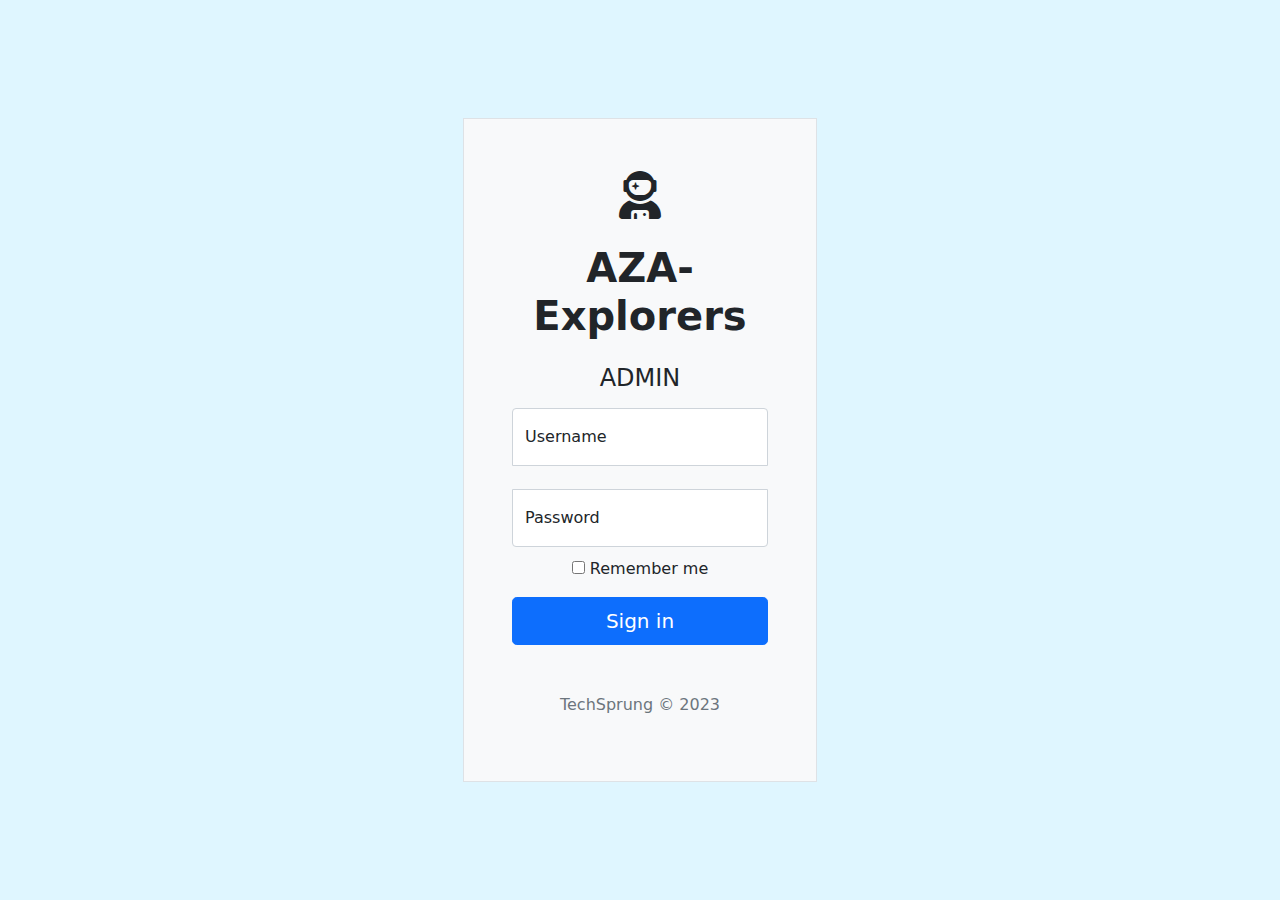
<file: signin.html>
<!doctype html>
<html lang="en">
  <head>
    <meta charset="utf-8">
    <meta name="viewport" content="width=device-width, initial-scale=1">
    <meta name="description" content="">
    <meta name="author" content="Mark Otto, Jacob Thornton, and Bootstrap contributors">
    <meta name="generator" content="Hugo 0.84.0">
    <title>Admin - sign in</title>

    <link rel="canonical" href="https://getbootstrap.com/docs/5.0/examples/sign-in/">

	<!-- page icon -->
	<link rel="icon" href="img/logo_1.png" type="image/x-icon" />

    <!-- Custom styles for this template -->
    <link href="css/signin.css" rel="stylesheet">

    <!-- Bootstrap core CSS -->
	<link href="assets/dist/css/bootstrap.min.css" rel="stylesheet">

	<!-- Font Awesome -->
	<link
	rel="stylesheet"
	href="https://cdnjs.cloudflare.com/ajax/libs/font-awesome/6.0.0/css/all.min.css"
	/>

  </head>

  <style>
	.bd-placeholder-img {
	  font-size: 1.125rem;
	  text-anchor: middle;
	  -webkit-user-select: none;
	  -moz-user-select: none;
	  user-select: none;
	}
  
	@media (min-width: 768px) {
	  .bd-placeholder-img-lg {
	  font-size: 3.5rem;
	  }
	}
	</style>

  <body class="bg-custom text-center">
    
    <main class="form-signin">

      <form class="p-5 bg-light border">
        <div class="text-center pt-1">
          <i class="fas fa-user-astronaut fa-3x"></i>
          <h1 class="fw-bold my-4">AZA-Explorers</h1>
        </div>

        <h1 class="h4 mb-3">ADMIN</h1>

        <div class="form-floating">
          <input type="email" class="form-control" id="floatingInput" placeholder="name@example.com">
          <label for="floatingInput">Username</label>
        </div>

        <br>
        <div class="form-floating">
          <input type="password" class="form-control" id="floatingPassword" placeholder="Password">
          <label for="floatingPassword">Password</label>
        </div>

        <div class="checkbox mb-3">
          <label>
            <input type="checkbox" value="remember-me"> Remember me
          </label>
        </div>
        <button class="w-100 btn btn-lg btn-primary" type="submit">Sign in</button>
        <p class="mt-5 mb-3 text-muted">TechSprung &copy; 2023</p>
      </form>

    </main>
  </body>
</html>
</file>
<file: css/signin.css>
html,
body {
  height: 100%;
}

body {
  display: flex;
  align-items: center;
  padding-top: 40px;
  padding-bottom: 40px;
}

.bg-custom {
	background-color: rgba(192, 238, 255, 0.514);
}

.form-signin {
  width: 100%;
  min-width: 300px;
  max-width: 30%;
  padding: 15px;
  margin: auto;
}

.form-signin .checkbox {
  font-weight: 400;
}

.form-signin .form-floating:focus-within {
  z-index: 2;
}

.form-signin input[type="email"] {
  margin-bottom: -1px;
  border-bottom-right-radius: 0;
  border-bottom-left-radius: 0;
}

.form-signin input[type="password"] {
  margin-bottom: 10px;
  border-top-left-radius: 0;
  border-top-right-radius: 0;
}
</file>
<file: cheatsheet/cheatsheet.css>
body {
  scroll-behavior: smooth;
}

/**
 * Bootstrap "Journal code" icon
 * @link https://icons.getbootstrap.com/icons/journal-code/
 */
.bd-heading a::before {
  display: inline-block;
  width: 1em;
  height: 1em;
  margin-right: .25rem;
  content: "";
  background-image: url("data:image/svg+xml,%3Csvg xmlns='http://www.w3.org/2000/svg' fill='%25230d6efd' viewBox='0 0 16 16'%3E%3Cpath d='M4 1h8a2 2 0 0 1 2 2v10a2 2 0 0 1-2 2H4a2 2 0 0 1-2-2h1a1 1 0 0 0 1 1h8a1 1 0 0 0 1-1V3a1 1 0 0 0-1-1H4a1 1 0 0 0-1 1H2a2 2 0 0 1 2-2z'/%3E%3Cpath d='M2 5v-.5a.5.5 0 0 1 1 0V5h.5a.5.5 0 0 1 0 1h-2a.5.5 0 0 1 0-1H2zm0 3v-.5a.5.5 0 0 1 1 0V8h.5a.5.5 0 0 1 0 1h-2a.5.5 0 0 1 0-1H2zm0 3v-.5a.5.5 0 0 1 1 0v.5h.5a.5.5 0 0 1 0 1h-2a.5.5 0 0 1 0-1H2z'/%3E%3Cpath fill-rule='evenodd' d='M8.646 5.646a.5.5 0 0 1 .708 0l2 2a.5.5 0 0 1 0 .708l-2 2a.5.5 0 0 1-.708-.708L10.293 8 8.646 6.354a.5.5 0 0 1 0-.708zm-1.292 0a.5.5 0 0 0-.708 0l-2 2a.5.5 0 0 0 0 .708l2 2a.5.5 0 0 0 .708-.708L5.707 8l1.647-1.646a.5.5 0 0 0 0-.708z'/%3E%3C/svg%3E");
  background-size: 1em;
}

/* stylelint-disable-next-line selector-max-universal */
.bd-heading + div > * + * {
  margin-top: 3rem;
}

/* Table of contents */
.bd-aside a {
  padding: .1875rem .5rem;
  margin-top: .125rem;
  margin-left: .3125rem;
  color: rgba(0, 0, 0, .65);
  text-decoration: none;
}

.bd-aside a:hover,
.bd-aside a:focus {
  color: rgba(0, 0, 0, .85);
  background-color: rgba(121, 82, 179, .1);
}

.bd-aside .active {
  font-weight: 600;
  color: rgba(0, 0, 0, .85);
}

.bd-aside .btn {
  padding: .25rem .5rem;
  font-weight: 600;
  color: rgba(0, 0, 0, .65);
  border: 0;
}

.bd-aside .btn:hover,
.bd-aside .btn:focus {
  color: rgba(0, 0, 0, .85);
  background-color: rgba(121, 82, 179, .1);
}

.bd-aside .btn:focus {
  box-shadow: 0 0 0 1px rgba(121, 82, 179, .7);
}

.bd-aside .btn::before {
  width: 1.25em;
  line-height: 0;
  content: url("data:image/svg+xml,%3csvg xmlns='http://www.w3.org/2000/svg' width='16' height='16' viewBox='0 0 16 16'%3e%3cpath fill='none' stroke='rgba%280,0,0,.5%29' stroke-linecap='round' stroke-linejoin='round' stroke-width='2' d='M5 14l6-6-6-6'/%3e%3c/svg%3e");
  transition: transform .35s ease;

  /* rtl:raw:
  transform: rotate(180deg) translateX(-2px);
  */
  transform-origin: .5em 50%;
}

.bd-aside .btn[aria-expanded="true"]::before {
  transform: rotate(90deg)/* rtl:ignore */;
}


/* Examples */
.scrollspy-example {
  position: relative;
  height: 200px;
  margin-top: .5rem;
  overflow: auto;
}

[id="modal"] .bd-example .btn,
[id="buttons"] .bd-example .btn,
[id="tooltips"] .bd-example .btn,
[id="popovers"] .bd-example .btn,
[id="dropdowns"] .bd-example .btn-group,
[id="dropdowns"] .bd-example .dropdown,
[id="dropdowns"] .bd-example .dropup,
[id="dropdowns"] .bd-example .dropend,
[id="dropdowns"] .bd-example .dropstart {
  margin: 0 1rem 1rem 0;
}

/* Layout */
@media (min-width: 1200px) {
  body {
    display: grid;
    gap: 1rem;
    grid-template-columns: 1fr 4fr 1fr;
    grid-template-rows: auto;
  }

  .bd-header {
    position: fixed;
    top: 0;
    /* rtl:begin:ignore */
    right: 0;
    left: 0;
    /* rtl:end:ignore */
    z-index: 1030;
    grid-column: 1 / span 3;
  }

  .bd-aside,
  .bd-cheatsheet {
    padding-top: 4rem;
  }

  /**
   * 1. Too bad only Firefox supports subgrids ATM
   */
  .bd-cheatsheet,
  .bd-cheatsheet section,
  .bd-cheatsheet article {
    display: inherit; /* 1 */
    gap: inherit; /* 1 */
    grid-template-columns: 1fr 4fr;
    grid-column: 1 / span 2;
    grid-template-rows: auto;
  }

  .bd-aside {
    grid-area: 1 / 3;
    scroll-margin-top: 4rem;
  }

  .bd-cheatsheet section,
  .bd-cheatsheet section > h2 {
    top: 2rem;
    scroll-margin-top: 2rem;
  }

  .bd-cheatsheet section > h2::before {
    position: absolute;
    /* rtl:begin:ignore */
    top: 0;
    right: 0;
    bottom: -2rem;
    left: 0;
    /* rtl:end:ignore */
    z-index: -1;
    content: "";
    background-image: linear-gradient(to bottom, rgba(255, 255, 255, 1) calc(100% - 3rem), rgba(255, 255, 255, .01));
  }

  .bd-cheatsheet article,
  .bd-cheatsheet .bd-heading {
    top: 8rem;
    scroll-margin-top: 8rem;
  }

  .bd-cheatsheet .bd-heading {
    z-index: 1;
  }
}
</file>
